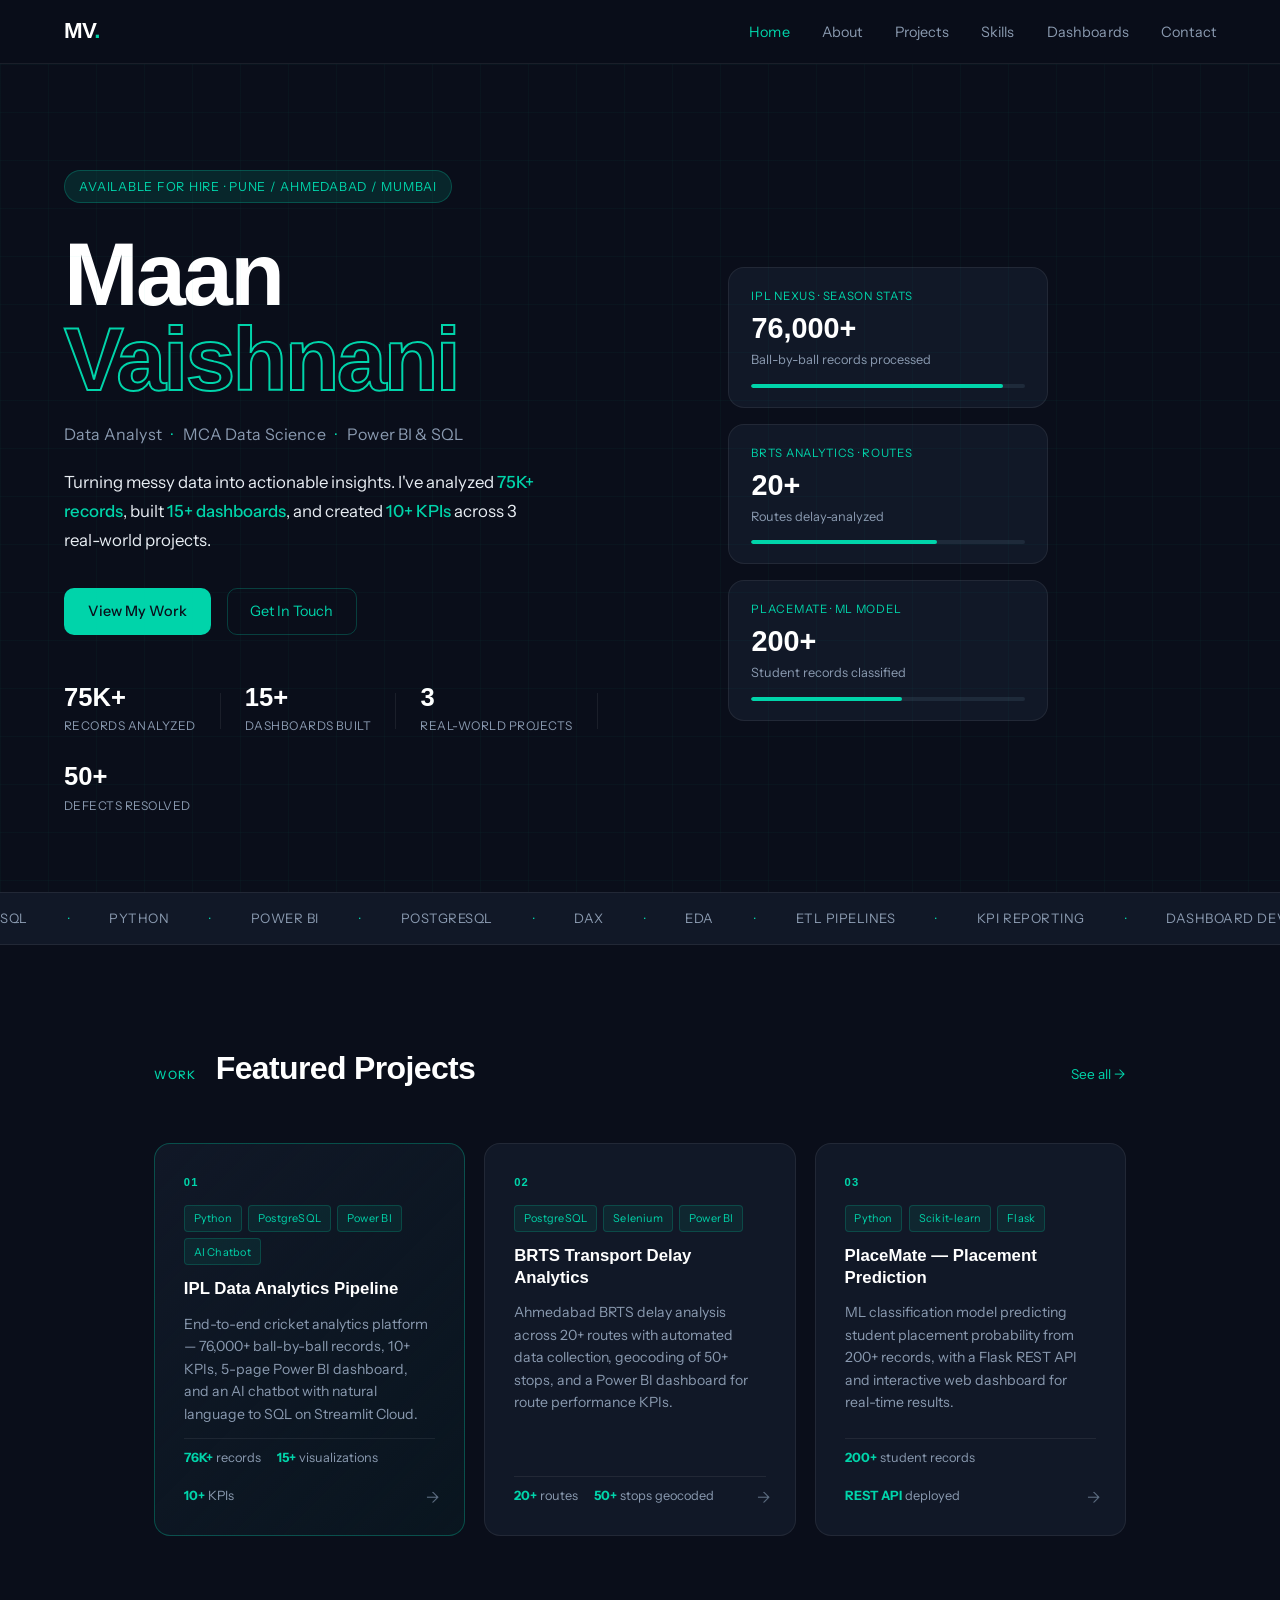
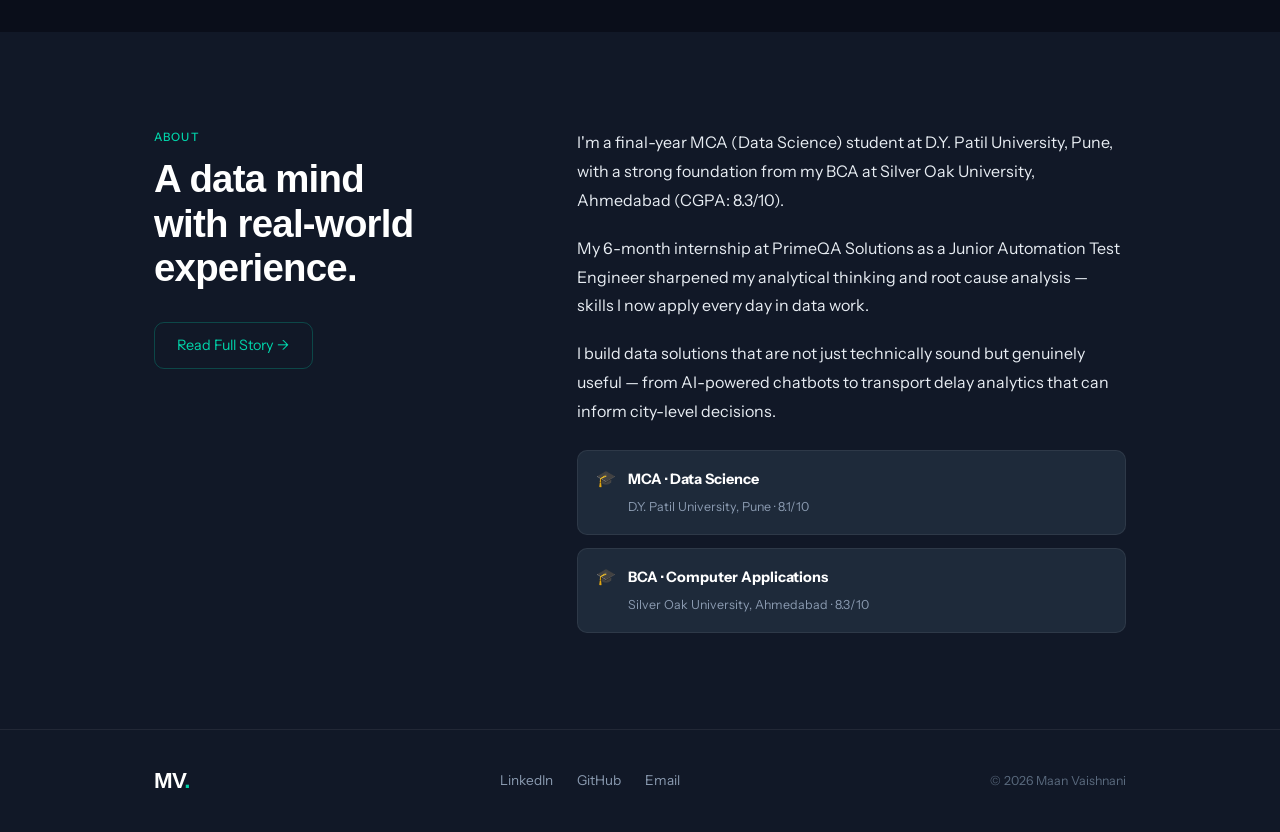
<file: index.html>
<!DOCTYPE html>
<html lang="en">
<head>
<meta charset="UTF-8">
<meta name="viewport" content="width=device-width, initial-scale=1.0">
<title>Maan Vaishnani | Data Analyst</title>
<link rel="preconnect" href="https://fonts.googleapis.com">
<link href="https://fonts.googleapis.com/css2?family=Cabinet+Grotesk:wght@400;500;700;800&family=Instrument+Sans:ital,wght@0,400;0,500;1,400&display=swap" rel="stylesheet">
<link rel="stylesheet" href="style.css">
</head>
<body>

<!-- NAV -->
<nav class="nav">
  <a href="index.html" class="nav-logo">MV<span class="dot">.</span></a>
  <ul class="nav-links">
    <li><a href="index.html" class="active">Home</a></li>
    <li><a href="about.html">About</a></li>
    <li><a href="projects.html">Projects</a></li>
    <li><a href="skills.html">Skills</a></li>
    <li><a href="dashboards.html">Dashboards</a></li>
    <li><a href="contact.html">Contact</a></li>
  </ul>
  <button class="hamburger" onclick="toggleMenu()">&#9776;</button>
</nav>

<!-- HERO -->
<section class="hero">
  <div class="hero-bg-grid"></div>
  <div class="hero-content">
    <div class="hero-tag">Available for Hire · Pune / Ahmedabad / Mumbai</div>
    <h1 class="hero-name">Maan<br><span class="outline-text">Vaishnani</span></h1>
    <p class="hero-role">Data Analyst <span class="sep">·</span> MCA Data Science <span class="sep">·</span> Power BI & SQL</p>
    <p class="hero-desc">Turning messy data into actionable insights. I've analyzed <strong>75K+ records</strong>, built <strong>15+ dashboards</strong>, and created <strong>10+ KPIs</strong> across 3 real-world projects.</p>
    <div class="hero-cta">
      <a href="projects.html" class="btn-primary">View My Work</a>
      <a href="contact.html" class="btn-outline">Get In Touch</a>
    </div>
    <div class="hero-stats">
      <div class="stat"><span class="stat-num">75K+</span><span class="stat-label">Records Analyzed</span></div>
      <div class="stat-div"></div>
      <div class="stat"><span class="stat-num">15+</span><span class="stat-label">Dashboards Built</span></div>
      <div class="stat-div"></div>
      <div class="stat"><span class="stat-num">3</span><span class="stat-label">Real-World Projects</span></div>
      <div class="stat-div"></div>
      <div class="stat"><span class="stat-num">50+</span><span class="stat-label">Defects Resolved</span></div>
    </div>
  </div>
  <div class="hero-visual">
    <div class="data-card card-1">
      <div class="dc-label">IPL NEXUS · Season Stats</div>
      <div class="dc-value">76,000+</div>
      <div class="dc-sub">Ball-by-ball records processed</div>
      <div class="dc-bar"><div class="dc-fill" style="width:92%"></div></div>
    </div>
    <div class="data-card card-2">
      <div class="dc-label">BRTS Analytics · Routes</div>
      <div class="dc-value">20+</div>
      <div class="dc-sub">Routes delay-analyzed</div>
      <div class="dc-bar"><div class="dc-fill" style="width:68%"></div></div>
    </div>
    <div class="data-card card-3">
      <div class="dc-label">PlaceMate · ML Model</div>
      <div class="dc-value">200+</div>
      <div class="dc-sub">Student records classified</div>
      <div class="dc-bar"><div class="dc-fill" style="width:55%"></div></div>
    </div>
  </div>
</section>

<!-- TICKER -->
<div class="ticker-wrap">
  <div class="ticker">
    <span>SQL</span><span class="t-dot">·</span>
    <span>Python</span><span class="t-dot">·</span>
    <span>Power BI</span><span class="t-dot">·</span>
    <span>PostgreSQL</span><span class="t-dot">·</span>
    <span>DAX</span><span class="t-dot">·</span>
    <span>EDA</span><span class="t-dot">·</span>
    <span>ETL Pipelines</span><span class="t-dot">·</span>
    <span>KPI Reporting</span><span class="t-dot">·</span>
    <span>Dashboard Development</span><span class="t-dot">·</span>
    <span>Pandas</span><span class="t-dot">·</span>
    <span>NumPy</span><span class="t-dot">·</span>
    <span>Scikit-learn</span><span class="t-dot">·</span>
    <span>GitHub</span><span class="t-dot">·</span>
    <span>Streamlit</span><span class="t-dot">·</span>
    <span>SQL</span><span class="t-dot">·</span>
    <span>Python</span><span class="t-dot">·</span>
    <span>Power BI</span><span class="t-dot">·</span>
    <span>PostgreSQL</span><span class="t-dot">·</span>
    <span>DAX</span><span class="t-dot">·</span>
    <span>EDA</span><span class="t-dot">·</span>
    <span>ETL Pipelines</span><span class="t-dot">·</span>
    <span>KPI Reporting</span><span class="t-dot">·</span>
  </div>
</div>

<!-- FEATURED PROJECTS PREVIEW -->
<section class="section">
  <div class="container">
    <div class="section-header">
      <span class="section-tag">Work</span>
      <h2>Featured Projects</h2>
      <a href="projects.html" class="see-all">See all →</a>
    </div>
    <div class="projects-grid">
      <a href="projects.html#ipl" class="project-card featured">
        <div class="project-num">01</div>
        <div class="project-tag-list"><span class="ptag">Python</span><span class="ptag">PostgreSQL</span><span class="ptag">Power BI</span><span class="ptag">AI Chatbot</span></div>
        <h3>IPL Data Analytics Pipeline</h3>
        <p>End-to-end cricket analytics platform — 76,000+ ball-by-ball records, 10+ KPIs, 5-page Power BI dashboard, and an AI chatbot with natural language to SQL on Streamlit Cloud.</p>
        <div class="project-metrics">
          <span><strong>76K+</strong> records</span>
          <span><strong>15+</strong> visualizations</span>
          <span><strong>10+</strong> KPIs</span>
        </div>
        <span class="project-arrow">→</span>
      </a>
      <a href="projects.html#brts" class="project-card">
        <div class="project-num">02</div>
        <div class="project-tag-list"><span class="ptag">PostgreSQL</span><span class="ptag">Selenium</span><span class="ptag">Power BI</span></div>
        <h3>BRTS Transport Delay Analytics</h3>
        <p>Ahmedabad BRTS delay analysis across 20+ routes with automated data collection, geocoding of 50+ stops, and a Power BI dashboard for route performance KPIs.</p>
        <div class="project-metrics">
          <span><strong>20+</strong> routes</span>
          <span><strong>50+</strong> stops geocoded</span>
        </div>
        <span class="project-arrow">→</span>
      </a>
      <a href="projects.html#placemate" class="project-card">
        <div class="project-num">03</div>
        <div class="project-tag-list"><span class="ptag">Python</span><span class="ptag">Scikit-learn</span><span class="ptag">Flask</span></div>
        <h3>PlaceMate — Placement Prediction</h3>
        <p>ML classification model predicting student placement probability from 200+ records, with a Flask REST API and interactive web dashboard for real-time results.</p>
        <div class="project-metrics">
          <span><strong>200+</strong> student records</span>
          <span><strong>REST API</strong> deployed</span>
        </div>
        <span class="project-arrow">→</span>
      </a>
    </div>
  </div>
</section>

<!-- QUICK ABOUT -->
<section class="section section-alt">
  <div class="container about-split">
    <div class="about-left">
      <span class="section-tag">About</span>
      <h2>A data mind<br>with real-world<br>experience.</h2>
      <a href="about.html" class="btn-outline" style="margin-top:2rem">Read Full Story →</a>
    </div>
    <div class="about-right">
      <p>I'm a final-year MCA (Data Science) student at D.Y. Patil University, Pune, with a strong foundation from my BCA at Silver Oak University, Ahmedabad (CGPA: 8.3/10).</p>
      <p>My 6-month internship at PrimeQA Solutions as a Junior Automation Test Engineer sharpened my analytical thinking and root cause analysis — skills I now apply every day in data work.</p>
      <p>I build data solutions that are not just technically sound but genuinely useful — from AI-powered chatbots to transport delay analytics that can inform city-level decisions.</p>
      <div class="edu-chips">
        <div class="edu-chip"><span class="edu-icon">🎓</span><div><strong>MCA · Data Science</strong><br><small>D.Y. Patil University, Pune · 8.1/10</small></div></div>
        <div class="edu-chip"><span class="edu-icon">🎓</span><div><strong>BCA · Computer Applications</strong><br><small>Silver Oak University, Ahmedabad · 8.3/10</small></div></div>
      </div>
    </div>
  </div>
</section>

<!-- FOOTER -->
<footer class="footer">
  <div class="container footer-inner">
    <span class="nav-logo">MV<span class="dot">.</span></span>
    <div class="footer-links">
      <a href="https://linkedin.com/in/maan-vaishnani" target="_blank">LinkedIn</a>
      <a href="https://github.com/MaanVaishnani" target="_blank">GitHub</a>
      <a href="mailto:maanvaishnani2004@gmail.com">Email</a>
    </div>
    <span class="footer-copy">© 2026 Maan Vaishnani</span>
  </div>
</footer>
</file>
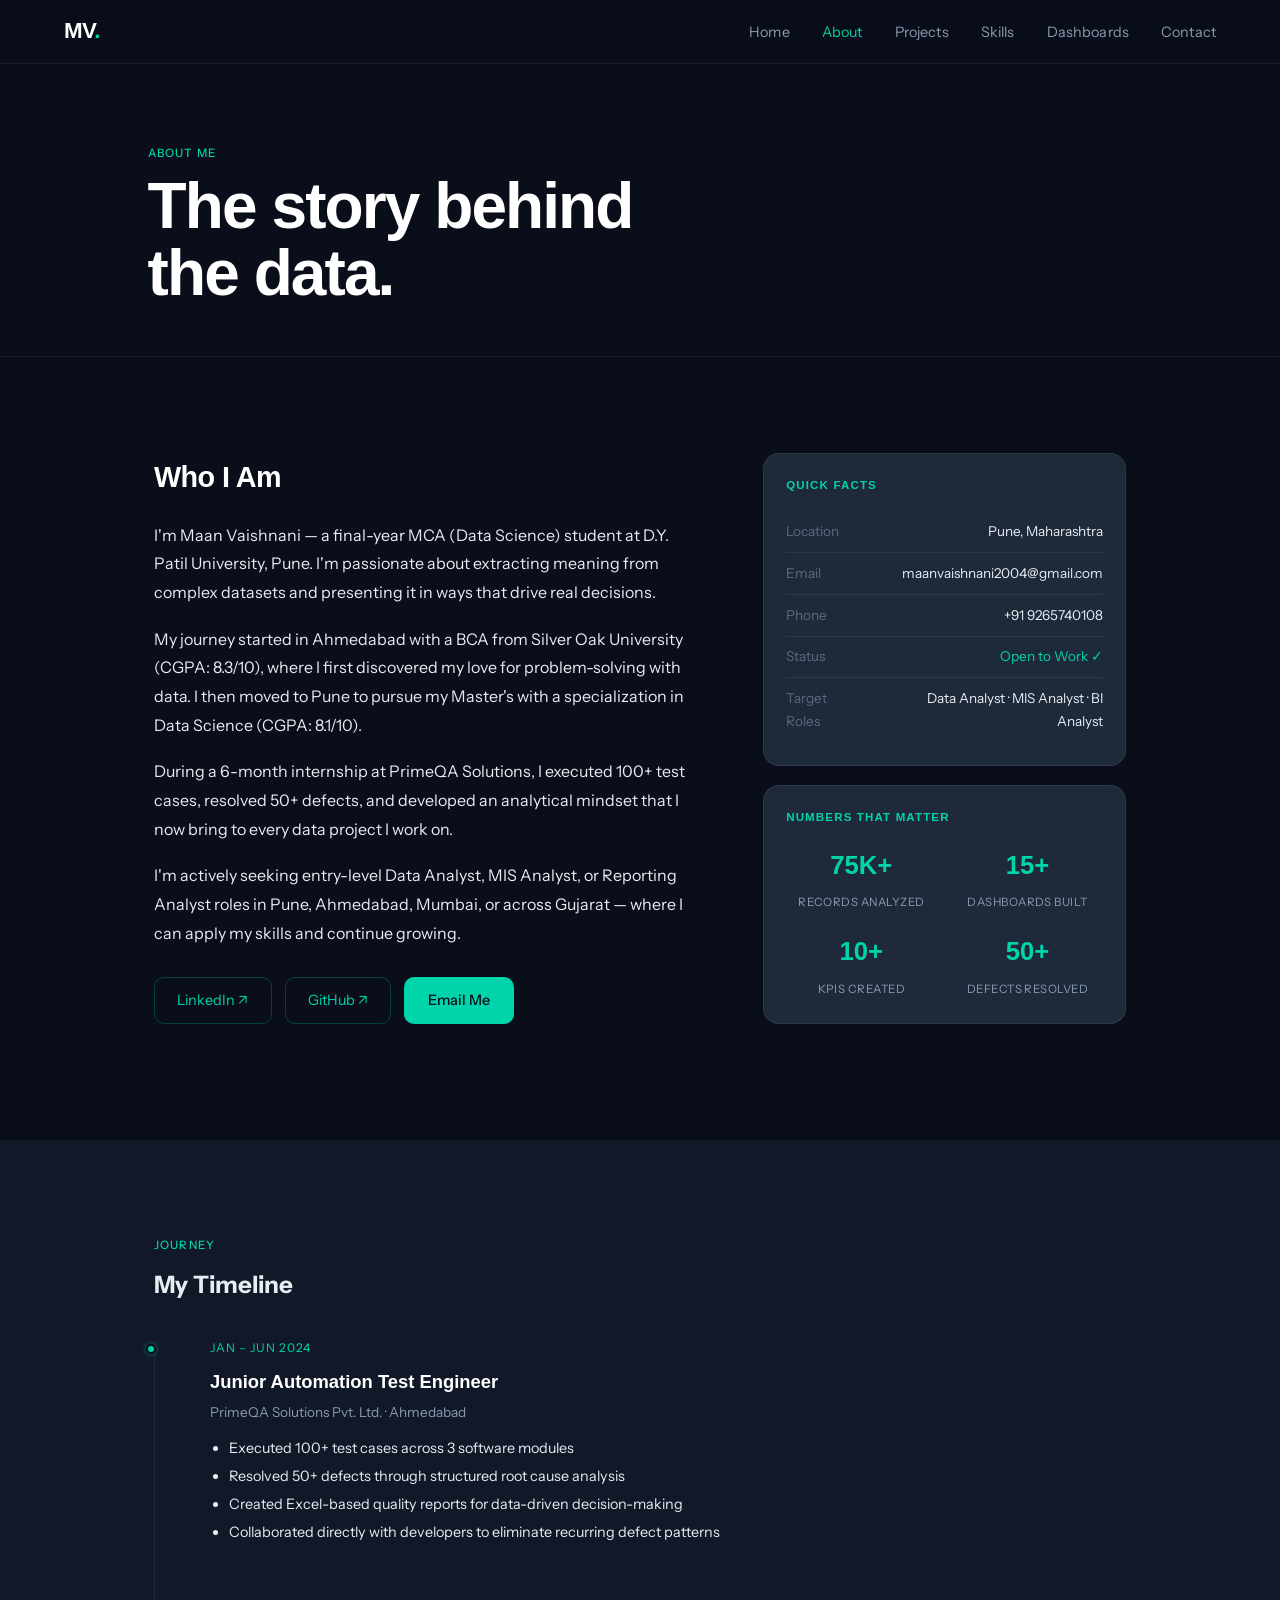
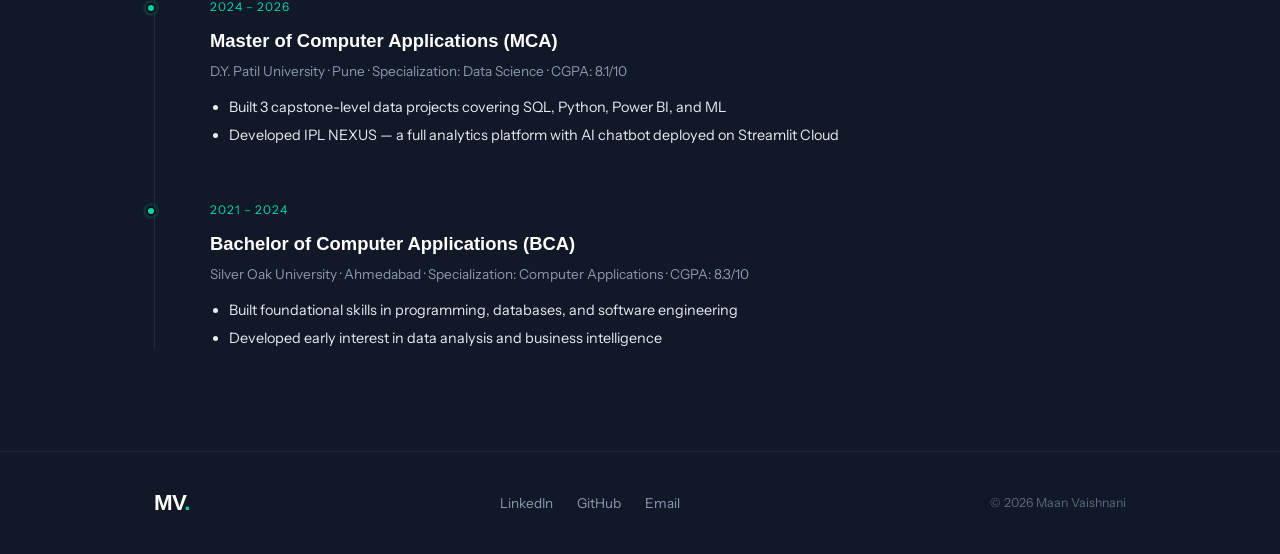
<file: about.html>
<!DOCTYPE html>
<html lang="en">
<head>
<meta charset="UTF-8">
<meta name="viewport" content="width=device-width, initial-scale=1.0">
<title>About | Maan Vaishnani</title>
<link rel="preconnect" href="https://fonts.googleapis.com">
<link href="https://fonts.googleapis.com/css2?family=Cabinet+Grotesk:wght@400;500;700;800&family=Instrument+Sans:ital,wght@0,400;0,500;1,400&display=swap" rel="stylesheet">
<link rel="stylesheet" href="style.css">
</head>
<body>

<nav class="nav">
  <a href="index.html" class="nav-logo">MV<span class="dot">.</span></a>
  <ul class="nav-links">
    <li><a href="index.html">Home</a></li>
    <li><a href="about.html" class="active">About</a></li>
    <li><a href="projects.html">Projects</a></li>
    <li><a href="skills.html">Skills</a></li>
    <li><a href="dashboards.html">Dashboards</a></li>
    <li><a href="contact.html">Contact</a></li>
  </ul>
  <button class="hamburger" onclick="toggleMenu()">&#9776;</button>
</nav>

<section class="page-hero">
  <div class="container">
    <span class="section-tag">About Me</span>
    <h1>The story behind<br>the data.</h1>
  </div>
</section>

<section class="section">
  <div class="container">
    <div class="about-page-grid">
      <div class="about-bio">
        <h2>Who I Am</h2>
        <p>I'm Maan Vaishnani — a final-year MCA (Data Science) student at D.Y. Patil University, Pune. I'm passionate about extracting meaning from complex datasets and presenting it in ways that drive real decisions.</p>
        <p>My journey started in Ahmedabad with a BCA from Silver Oak University (CGPA: 8.3/10), where I first discovered my love for problem-solving with data. I then moved to Pune to pursue my Master's with a specialization in Data Science (CGPA: 8.1/10).</p>
        <p>During a 6-month internship at PrimeQA Solutions, I executed 100+ test cases, resolved 50+ defects, and developed an analytical mindset that I now bring to every data project I work on.</p>
        <p>I'm actively seeking entry-level Data Analyst, MIS Analyst, or Reporting Analyst roles in Pune, Ahmedabad, Mumbai, or across Gujarat — where I can apply my skills and continue growing.</p>

        <div class="profile-links">
          <a href="https://linkedin.com/in/maan-vaishnani" target="_blank" class="btn-outline">LinkedIn ↗</a>
          <a href="https://github.com/MaanVaishnani" target="_blank" class="btn-outline">GitHub ↗</a>
          <a href="mailto:maanvaishnani2004@gmail.com" class="btn-primary">Email Me</a>
        </div>
      </div>

      <div class="about-sidebar">
        <div class="sidebar-card">
          <h3>Quick Facts</h3>
          <ul class="facts-list">
            <li><span class="fact-label">Location</span><span class="fact-val">Pune, Maharashtra</span></li>
            <li><span class="fact-label">Email</span><span class="fact-val">maanvaishnani2004@gmail.com</span></li>
            <li><span class="fact-label">Phone</span><span class="fact-val">+91 9265740108</span></li>
            <li><span class="fact-label">Status</span><span class="fact-val available">Open to Work ✓</span></li>
            <li><span class="fact-label">Target Roles</span><span class="fact-val">Data Analyst · MIS Analyst · BI Analyst</span></li>
          </ul>
        </div>

        <div class="sidebar-card">
          <h3>Numbers that matter</h3>
          <div class="number-grid">
            <div class="num-item"><span class="num-big">75K+</span><span class="num-label">Records Analyzed</span></div>
            <div class="num-item"><span class="num-big">15+</span><span class="num-label">Dashboards Built</span></div>
            <div class="num-item"><span class="num-big">10+</span><span class="num-label">KPIs Created</span></div>
            <div class="num-item"><span class="num-big">50+</span><span class="num-label">Defects Resolved</span></div>
          </div>
        </div>
      </div>
    </div>
  </div>
</section>

<!-- TIMELINE -->
<section class="section section-alt">
  <div class="container">
    <span class="section-tag">Journey</span>
    <h2>My Timeline</h2>
    <div class="timeline">
      <div class="tl-item">
        <div class="tl-dot"></div>
        <div class="tl-date">Jan – Jun 2024</div>
        <div class="tl-content">
          <h3>Junior Automation Test Engineer</h3>
          <p class="tl-place">PrimeQA Solutions Pvt. Ltd. · Ahmedabad</p>
          <ul class="tl-bullets">
            <li>Executed 100+ test cases across 3 software modules</li>
            <li>Resolved 50+ defects through structured root cause analysis</li>
            <li>Created Excel-based quality reports for data-driven decision-making</li>
            <li>Collaborated directly with developers to eliminate recurring defect patterns</li>
          </ul>
        </div>
      </div>
      <div class="tl-item">
        <div class="tl-dot"></div>
        <div class="tl-date">2024 – 2026</div>
        <div class="tl-content">
          <h3>Master of Computer Applications (MCA)</h3>
          <p class="tl-place">D.Y. Patil University · Pune · Specialization: Data Science · CGPA: 8.1/10</p>
          <ul class="tl-bullets">
            <li>Built 3 capstone-level data projects covering SQL, Python, Power BI, and ML</li>
            <li>Developed IPL NEXUS — a full analytics platform with AI chatbot deployed on Streamlit Cloud</li>
          </ul>
        </div>
      </div>
      <div class="tl-item">
        <div class="tl-dot"></div>
        <div class="tl-date">2021 – 2024</div>
        <div class="tl-content">
          <h3>Bachelor of Computer Applications (BCA)</h3>
          <p class="tl-place">Silver Oak University · Ahmedabad · Specialization: Computer Applications · CGPA: 8.3/10</p>
          <ul class="tl-bullets">
            <li>Built foundational skills in programming, databases, and software engineering</li>
            <li>Developed early interest in data analysis and business intelligence</li>
          </ul>
        </div>
      </div>
    </div>
  </div>
</section>

<footer class="footer">
  <div class="container footer-inner">
    <span class="nav-logo">MV<span class="dot">.</span></span>
    <div class="footer-links">
      <a href="https://linkedin.com/in/maan-vaishnani" target="_blank">LinkedIn</a>
      <a href="https://github.com/MaanVaishnani" target="_blank">GitHub</a>
      <a href="mailto:maanvaishnani2004@gmail.com">Email</a>
    </div>
    <span class="footer-copy">© 2026 Maan Vaishnani</span>
  </div>
</footer>
<script src="script.js"></script>
</body>
</html>
</file>
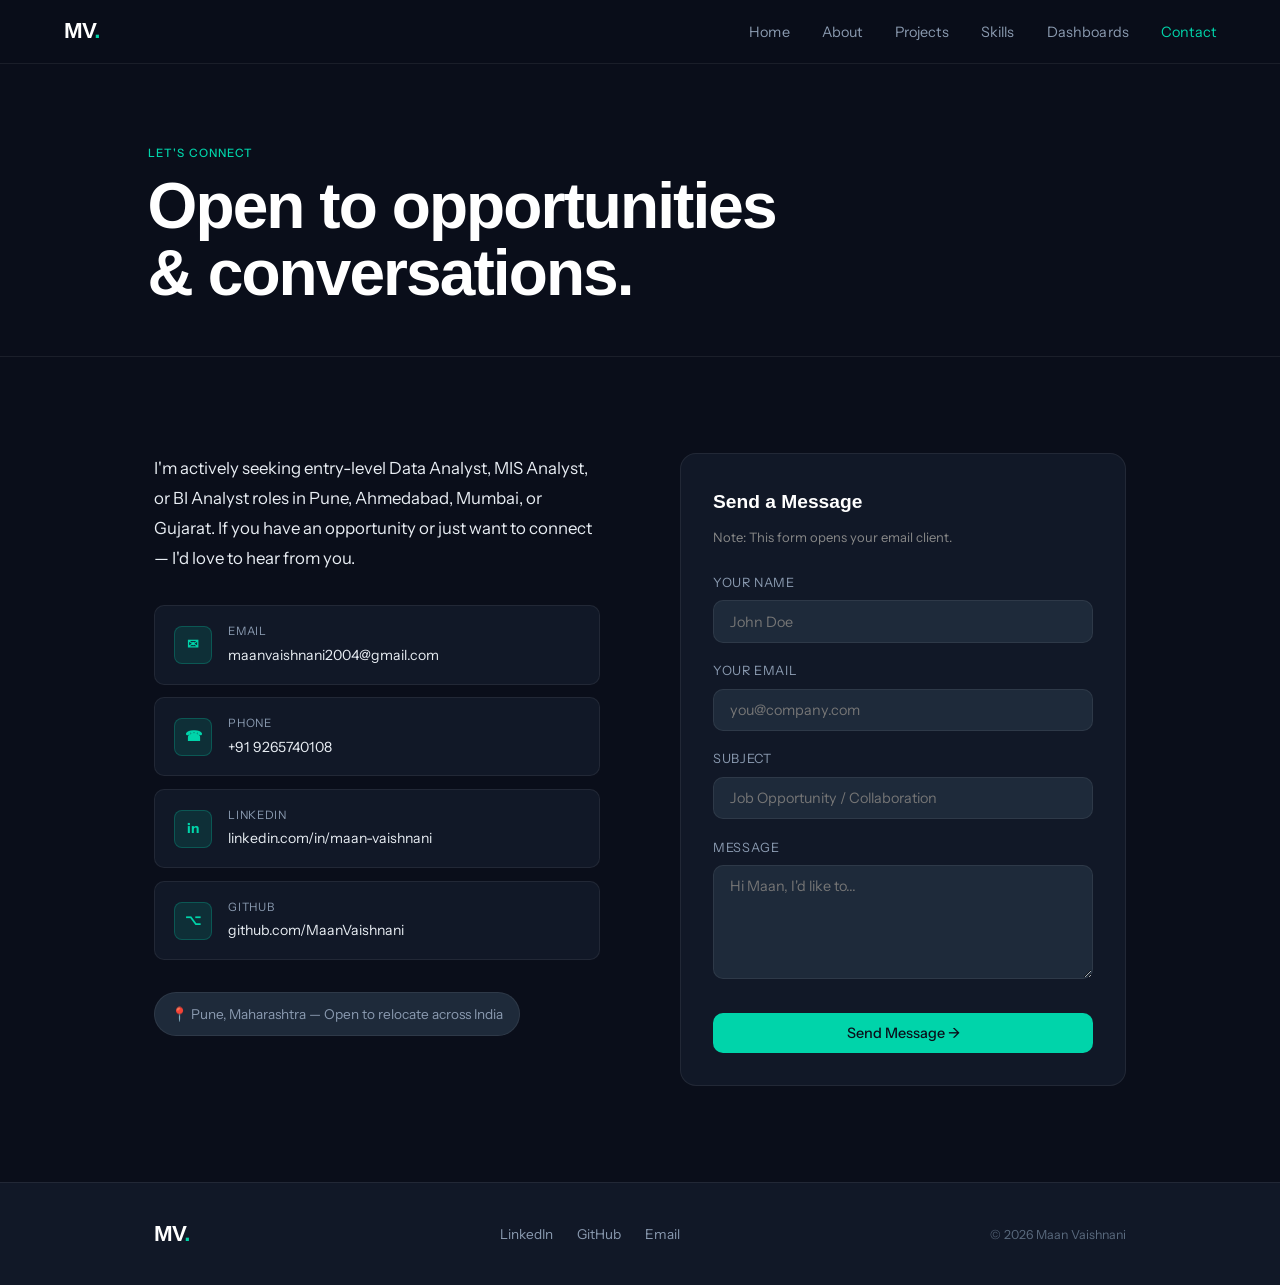
<file: contact.html>
<!DOCTYPE html>
<html lang="en">
<head>
<meta charset="UTF-8">
<meta name="viewport" content="width=device-width, initial-scale=1.0">
<title>Contact | Maan Vaishnani</title>
<link rel="preconnect" href="https://fonts.googleapis.com">
<link href="https://fonts.googleapis.com/css2?family=Cabinet+Grotesk:wght@400;500;700;800&family=Instrument+Sans:ital,wght@0,400;0,500;1,400&display=swap" rel="stylesheet">
<link rel="stylesheet" href="style.css">
</head>
<body>

<nav class="nav">
  <a href="index.html" class="nav-logo">MV<span class="dot">.</span></a>
  <ul class="nav-links">
    <li><a href="index.html">Home</a></li>
    <li><a href="about.html">About</a></li>
    <li><a href="projects.html">Projects</a></li>
    <li><a href="skills.html">Skills</a></li>
    <li><a href="dashboards.html">Dashboards</a></li>
    <li><a href="contact.html" class="active">Contact</a></li>
  </ul>
  <button class="hamburger" onclick="toggleMenu()">&#9776;</button>
</nav>

<section class="page-hero">
  <div class="container">
    <span class="section-tag">Let's Connect</span>
    <h1>Open to opportunities<br>& conversations.</h1>
  </div>
</section>

<section class="section">
  <div class="container contact-layout">

    <div class="contact-left">
      <p class="contact-intro">I'm actively seeking entry-level Data Analyst, MIS Analyst, or BI Analyst roles in Pune, Ahmedabad, Mumbai, or Gujarat. If you have an opportunity or just want to connect — I'd love to hear from you.</p>

      <div class="contact-cards">
        <a href="mailto:maanvaishnani2004@gmail.com" class="contact-card">
          <span class="cc-icon">✉</span>
          <div>
            <div class="cc-label">Email</div>
            <div class="cc-val"><span class="__cf_email__" data-cfemail="7110101f07101802191f101f184341414531161c10181d5f121e1c">maanvaishnani2004@gmail.com</span></div>
          </div>
        </a>
        <a href="tel:+919265740108" class="contact-card">
          <span class="cc-icon">☎</span>
          <div>
            <div class="cc-label">Phone</div>
            <div class="cc-val">+91 9265740108</div>
          </div>
        </a>
        <a href="https://linkedin.com/in/maan-vaishnani" target="_blank" class="contact-card">
          <span class="cc-icon">in</span>
          <div>
            <div class="cc-label">LinkedIn</div>
            <div class="cc-val">linkedin.com/in/maan-vaishnani</div>
          </div>
        </a>
        <a href="https://github.com/MaanVaishnani" target="_blank" class="contact-card">
          <span class="cc-icon">⌥</span>
          <div>
            <div class="cc-label">GitHub</div>
            <div class="cc-val">github.com/MaanVaishnani</div>
          </div>
        </a>
      </div>

      <div class="location-tag">
        <span>📍</span> Pune, Maharashtra — Open to relocate across India
      </div>
    </div>

    <div class="contact-right">
      <div class="contact-form-wrap">
        <h3>Send a Message</h3>
        <p style="font-size:13px; color:#888; margin-bottom:1.5rem;">Note: This form opens your email client.</p>
        <div class="form-group">
          <label>Your Name</label>
          <input type="text" id="sender-name" placeholder="John Doe">
        </div>
        <div class="form-group">
          <label>Your Email</label>
          <input type="email" id="sender-email" placeholder="you@company.com">
        </div>
        <div class="form-group">
          <label>Subject</label>
          <input type="text" id="msg-subject" placeholder="Job Opportunity / Collaboration">
        </div>
        <div class="form-group">
          <label>Message</label>
          <textarea id="msg-body" rows="5" placeholder="Hi Maan, I'd like to..."></textarea>
        </div>
        <button class="btn-primary" onclick="sendEmail()" style="width:100%; margin-top:0.5rem;">Send Message →</button>
      </div>
    </div>

  </div>
</section>

<footer class="footer">
  <div class="container footer-inner">
    <span class="nav-logo">MV<span class="dot">.</span></span>
    <div class="footer-links">
      <a href="https://linkedin.com/in/maan-vaishnani" target="_blank">LinkedIn</a>
      <a href="https://github.com/MaanVaishnani" target="_blank">GitHub</a>
      <a href="mailto:maanvaishnani2004@gmail.com">Email</a>
    </div>
    <span class="footer-copy">© 2026 Maan Vaishnani</span>
  </div>
</footer>
<script src="script.js"></script>
</body>
</html>
</file>
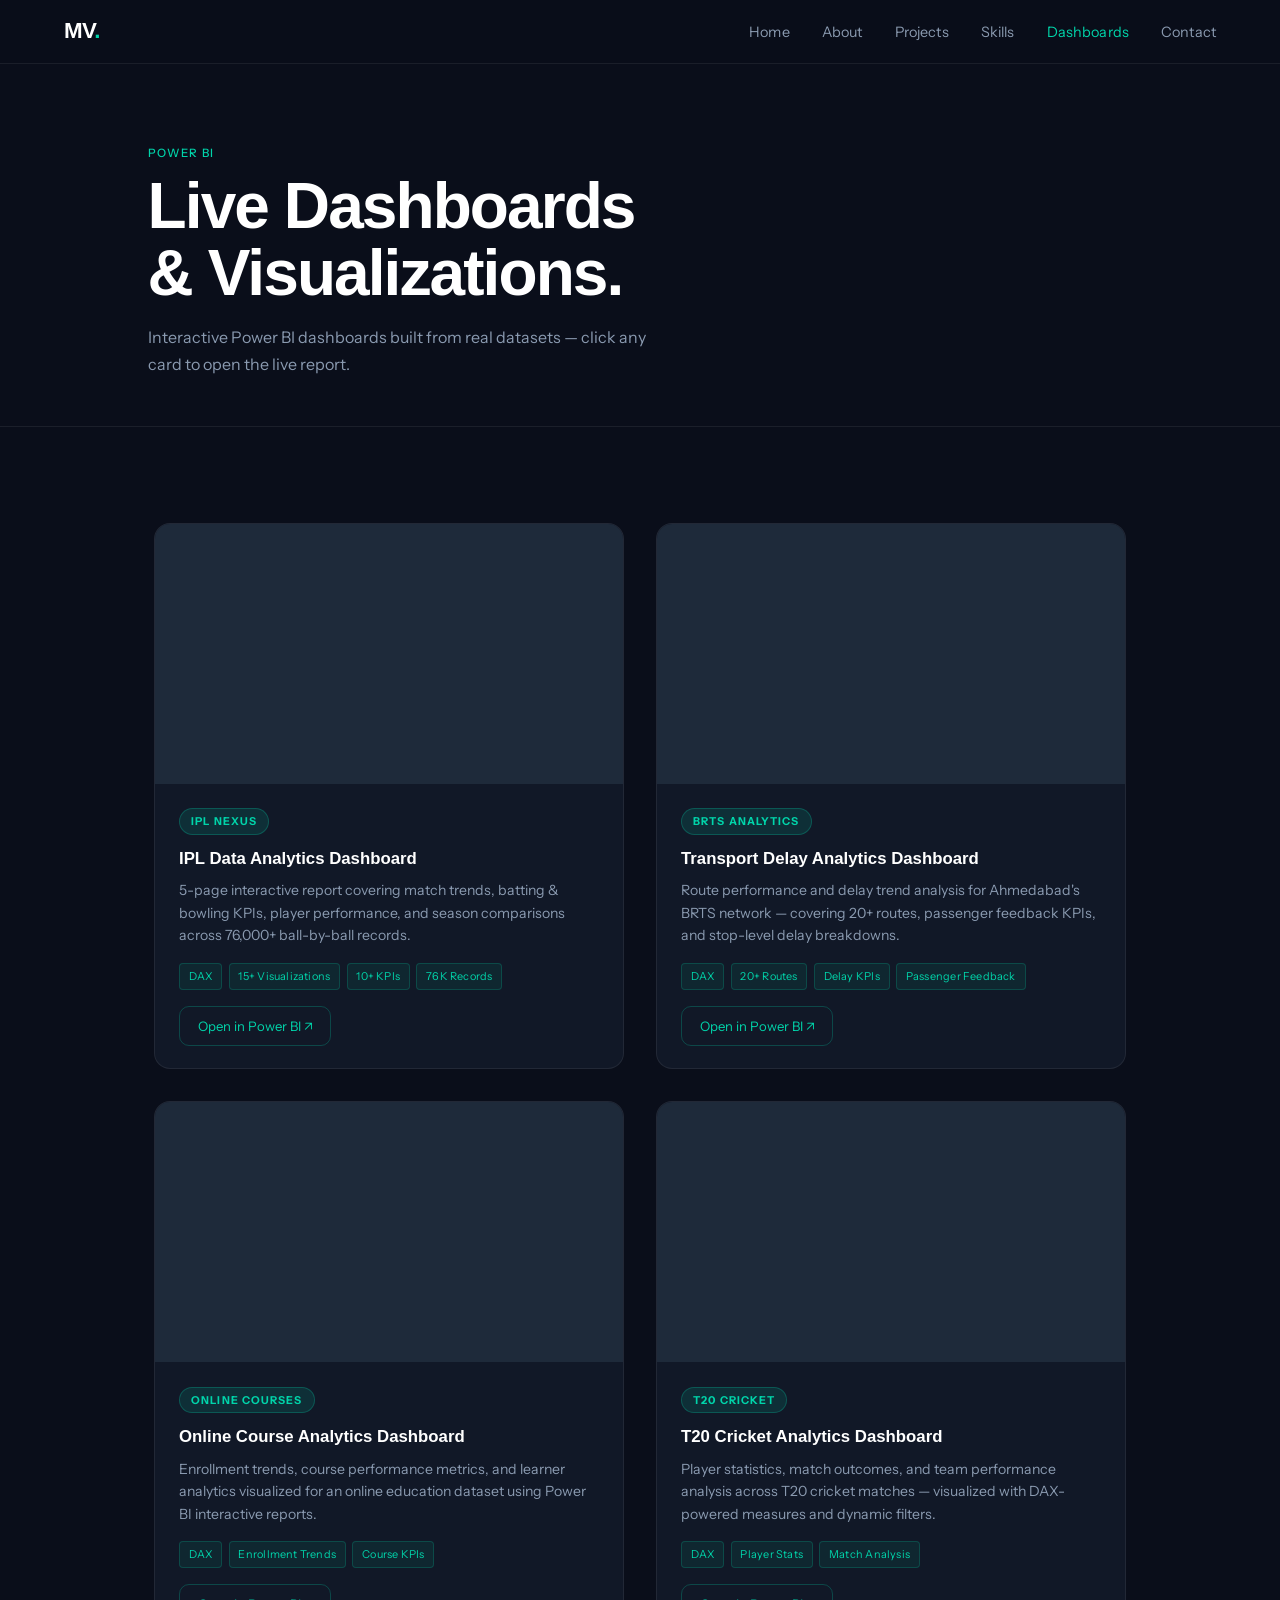
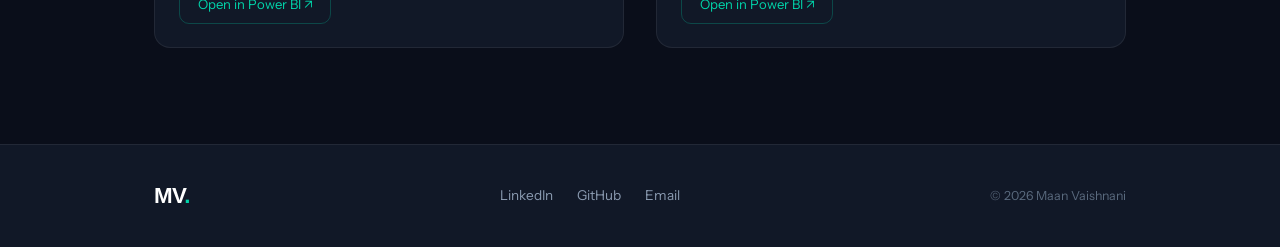
<file: dashboards.html>
<!DOCTYPE html>
<html lang="en">
<head>
<meta charset="UTF-8">
<meta name="viewport" content="width=device-width, initial-scale=1.0">
<title>Dashboards | Maan Vaishnani</title>
<link rel="preconnect" href="https://fonts.googleapis.com">
<link href="https://fonts.googleapis.com/css2?family=Cabinet+Grotesk:wght@400;500;700;800&family=Instrument+Sans:ital,wght@0,400;0,500;1,400&display=swap" rel="stylesheet">
<link rel="stylesheet" href="style.css">
</head>
<body>

<nav class="nav">
  <a href="index.html" class="nav-logo">MV<span class="dot">.</span></a>
  <ul class="nav-links">
    <li><a href="index.html">Home</a></li>
    <li><a href="about.html">About</a></li>
    <li><a href="projects.html">Projects</a></li>
    <li><a href="skills.html">Skills</a></li>
    <li><a href="dashboards.html" class="active">Dashboards</a></li>
    <li><a href="contact.html">Contact</a></li>
  </ul>
  <button class="hamburger" onclick="toggleMenu()">&#9776;</button>
</nav>

<section class="page-hero">
  <div class="container">
    <span class="section-tag">Power BI</span>
    <h1>Live Dashboards<br>& Visualizations.</h1>
    <p class="page-hero-sub">Interactive Power BI dashboards built from real datasets — click any card to open the live report.</p>
  </div>
</section>

<section class="section">
  <div class="container">

    <div class="db-grid">

      <!-- DASHBOARD 1 -->
      <div class="db-card">
        <div class="db-preview-wrap">
          <iframe
            src="https://app.powerbi.com/view?r=eyJrIjoiNWU1MGVhZDItNDc3MS00NzNlLWEyZmUtZGEyODY5ZjMxMDFkIiwidCI6IjU2ODFiZGZlLTk3NmMtNGE5Ny05MGU2LWExOGE5YTNjNDlmOCJ9"
            class="db-iframe"
            allowFullScreen
            title="IPL NEXUS Dashboard">
          </iframe>
          <div class="db-overlay" onclick="openDashboard('https://app.powerbi.com/view?r=eyJrIjoiNWU1MGVhZDItNDc3MS00NzNlLWEyZmUtZGEyODY5ZjMxMDFkIiwidCI6IjU2ODFiZGZlLTk3NmMtNGE5Ny05MGU2LWExOGE5YTNjNDlmOCJ9')">
            <span class="db-open-btn">Open Live Dashboard ↗</span>
          </div>
        </div>
        <div class="db-info">
          <div class="db-badge">IPL NEXUS</div>
          <h3>IPL Data Analytics Dashboard</h3>
          <p>5-page interactive report covering match trends, batting & bowling KPIs, player performance, and season comparisons across 76,000+ ball-by-ball records.</p>
          <div class="db-tags">
            <span class="ptag">DAX</span>
            <span class="ptag">15+ Visualizations</span>
            <span class="ptag">10+ KPIs</span>
            <span class="ptag">76K Records</span>
          </div>
          <a href="https://app.powerbi.com/view?r=eyJrIjoiNWU1MGVhZDItNDc3MS00NzNlLWEyZmUtZGEyODY5ZjMxMDFkIiwidCI6IjU2ODFiZGZlLTk3NmMtNGE5Ny05MGU2LWExOGE5YTNjNDlmOCJ9" target="_blank" class="btn-outline db-btn">Open in Power BI ↗</a>
        </div>
      </div>

      <!-- DASHBOARD 2 -->
      <div class="db-card">
        <div class="db-preview-wrap">
          <iframe
            src="https://app.powerbi.com/view?r=eyJrIjoiZGMxZmVmZmUtYTEyOC00M2ZjLWI5YTctYTcwYWI2NDU5ZWY5IiwidCI6IjU2ODFiZGZlLTk3NmMtNGE5Ny05MGU2LWExOGE5YTNjNDlmOCJ9"
            class="db-iframe"
            allowFullScreen
            title="BRTS Transport Dashboard">
          </iframe>
          <div class="db-overlay" onclick="openDashboard('https://app.powerbi.com/view?r=eyJrIjoiZGMxZmVmZmUtYTEyOC00M2ZjLWI5YTctYTcwYWI2NDU5ZWY5IiwidCI6IjU2ODFiZGZlLTk3NmMtNGE5Ny05MGU2LWExOGE5YTNjNDlmOCJ9')">
            <span class="db-open-btn">Open Live Dashboard ↗</span>
          </div>
        </div>
        <div class="db-info">
          <div class="db-badge">BRTS Analytics</div>
          <h3>Transport Delay Analytics Dashboard</h3>
          <p>Route performance and delay trend analysis for Ahmedabad's BRTS network — covering 20+ routes, passenger feedback KPIs, and stop-level delay breakdowns.</p>
          <div class="db-tags">
            <span class="ptag">DAX</span>
            <span class="ptag">20+ Routes</span>
            <span class="ptag">Delay KPIs</span>
            <span class="ptag">Passenger Feedback</span>
          </div>
          <a href="https://app.powerbi.com/view?r=eyJrIjoiZGMxZmVmZmUtYTEyOC00M2ZjLWI5YTctYTcwYWI2NDU5ZWY5IiwidCI6IjU2ODFiZGZlLTk3NmMtNGE5Ny05MGU2LWExOGE5YTNjNDlmOCJ9" target="_blank" class="btn-outline db-btn">Open in Power BI ↗</a>
        </div>
      </div>

      <!-- DASHBOARD 3 -->
      <div class="db-card">
        <div class="db-preview-wrap">
          <iframe
            src="https://app.powerbi.com/view?r=eyJrIjoiMTFjM2QzZDItZGI1Zi00M2NjLTgxYTktNGU4ZTkzOTRkZDBkIiwidCI6IjU2ODFiZGZlLTk3NmMtNGE5Ny05MGU2LWExOGE5YTNjNDlmOCJ9"
            class="db-iframe"
            allowFullScreen
            title="Online Course Dashboard">
          </iframe>
          <div class="db-overlay" onclick="openDashboard('https://app.powerbi.com/view?r=eyJrIjoiMTFjM2QzZDItZGI1Zi00M2NjLTgxYTktNGU4ZTkzOTRkZDBkIiwidCI6IjU2ODFiZGZlLTk3NmMtNGE5Ny05MGU2LWExOGE5YTNjNDlmOCJ9')">
            <span class="db-open-btn">Open Live Dashboard ↗</span>
          </div>
        </div>
        <div class="db-info">
          <div class="db-badge">Online Courses</div>
          <h3>Online Course Analytics Dashboard</h3>
          <p>Enrollment trends, course performance metrics, and learner analytics visualized for an online education dataset using Power BI interactive reports.</p>
          <div class="db-tags">
            <span class="ptag">DAX</span>
            <span class="ptag">Enrollment Trends</span>
            <span class="ptag">Course KPIs</span>
          </div>
          <a href="https://app.powerbi.com/view?r=eyJrIjoiMTFjM2QzZDItZGI1Zi00M2NjLTgxYTktNGU4ZTkzOTRkZDBkIiwidCI6IjU2ODFiZGZlLTk3NmMtNGE5Ny05MGU2LWExOGE5YTNjNDlmOCJ9" target="_blank" class="btn-outline db-btn">Open in Power BI ↗</a>
        </div>
      </div>

      <!-- DASHBOARD 4 -->
      <div class="db-card">
        <div class="db-preview-wrap">
          <iframe
            src="https://app.powerbi.com/view?r=eyJrIjoiZjUxMzQyN2YtNWFiYS00YzBjLThiZDctYWZkNjVjYWJmNzRjIiwidCI6IjU2ODFiZGZlLTk3NmMtNGE5Ny05MGU2LWExOGE5YTNjNDlmOCJ9"
            class="db-iframe"
            allowFullScreen
            title="T20 Cricket Dashboard">
          </iframe>
          <div class="db-overlay" onclick="openDashboard('https://app.powerbi.com/view?r=eyJrIjoiZjUxMzQyN2YtNWFiYS00YzBjLThiZDctYWZkNjVjYWJmNzRjIiwidCI6IjU2ODFiZGZlLTk3NmMtNGE5Ny05MGU2LWExOGE5YTNjNDlmOCJ9')">
            <span class="db-open-btn">Open Live Dashboard ↗</span>
          </div>
        </div>
        <div class="db-info">
          <div class="db-badge">T20 Cricket</div>
          <h3>T20 Cricket Analytics Dashboard</h3>
          <p>Player statistics, match outcomes, and team performance analysis across T20 cricket matches — visualized with DAX-powered measures and dynamic filters.</p>
          <div class="db-tags">
            <span class="ptag">DAX</span>
            <span class="ptag">Player Stats</span>
            <span class="ptag">Match Analysis</span>
          </div>
          <a href="https://app.powerbi.com/view?r=eyJrIjoiZjUxMzQyN2YtNWFiYS00YzBjLThiZDctYWZkNjVjYWJmNzRjIiwidCI6IjU2ODFiZGZlLTk3NmMtNGE5Ny05MGU2LWExOGE5YTNjNDlmOCJ9" target="_blank" class="btn-outline db-btn">Open in Power BI ↗</a>
        </div>
      </div>

    </div>
  </div>
</section>

<footer class="footer">
  <div class="container footer-inner">
    <span class="nav-logo">MV<span class="dot">.</span></span>
    <div class="footer-links">
      <a href="https://linkedin.com/in/maan-vaishnani" target="_blank">LinkedIn</a>
      <a href="https://github.com/MaanVaishnani" target="_blank">GitHub</a>
      <a href="mailto:maanvaishnani2004@gmail.com">Email</a>
    </div>
    <span class="footer-copy">© 2026 Maan Vaishnani</span>
  </div>
</footer>

<script src="script.js"></script>
<script>
function openDashboard(url) {
  window.open(url, '_blank');
}
</script>
</body>
</html>
</file>
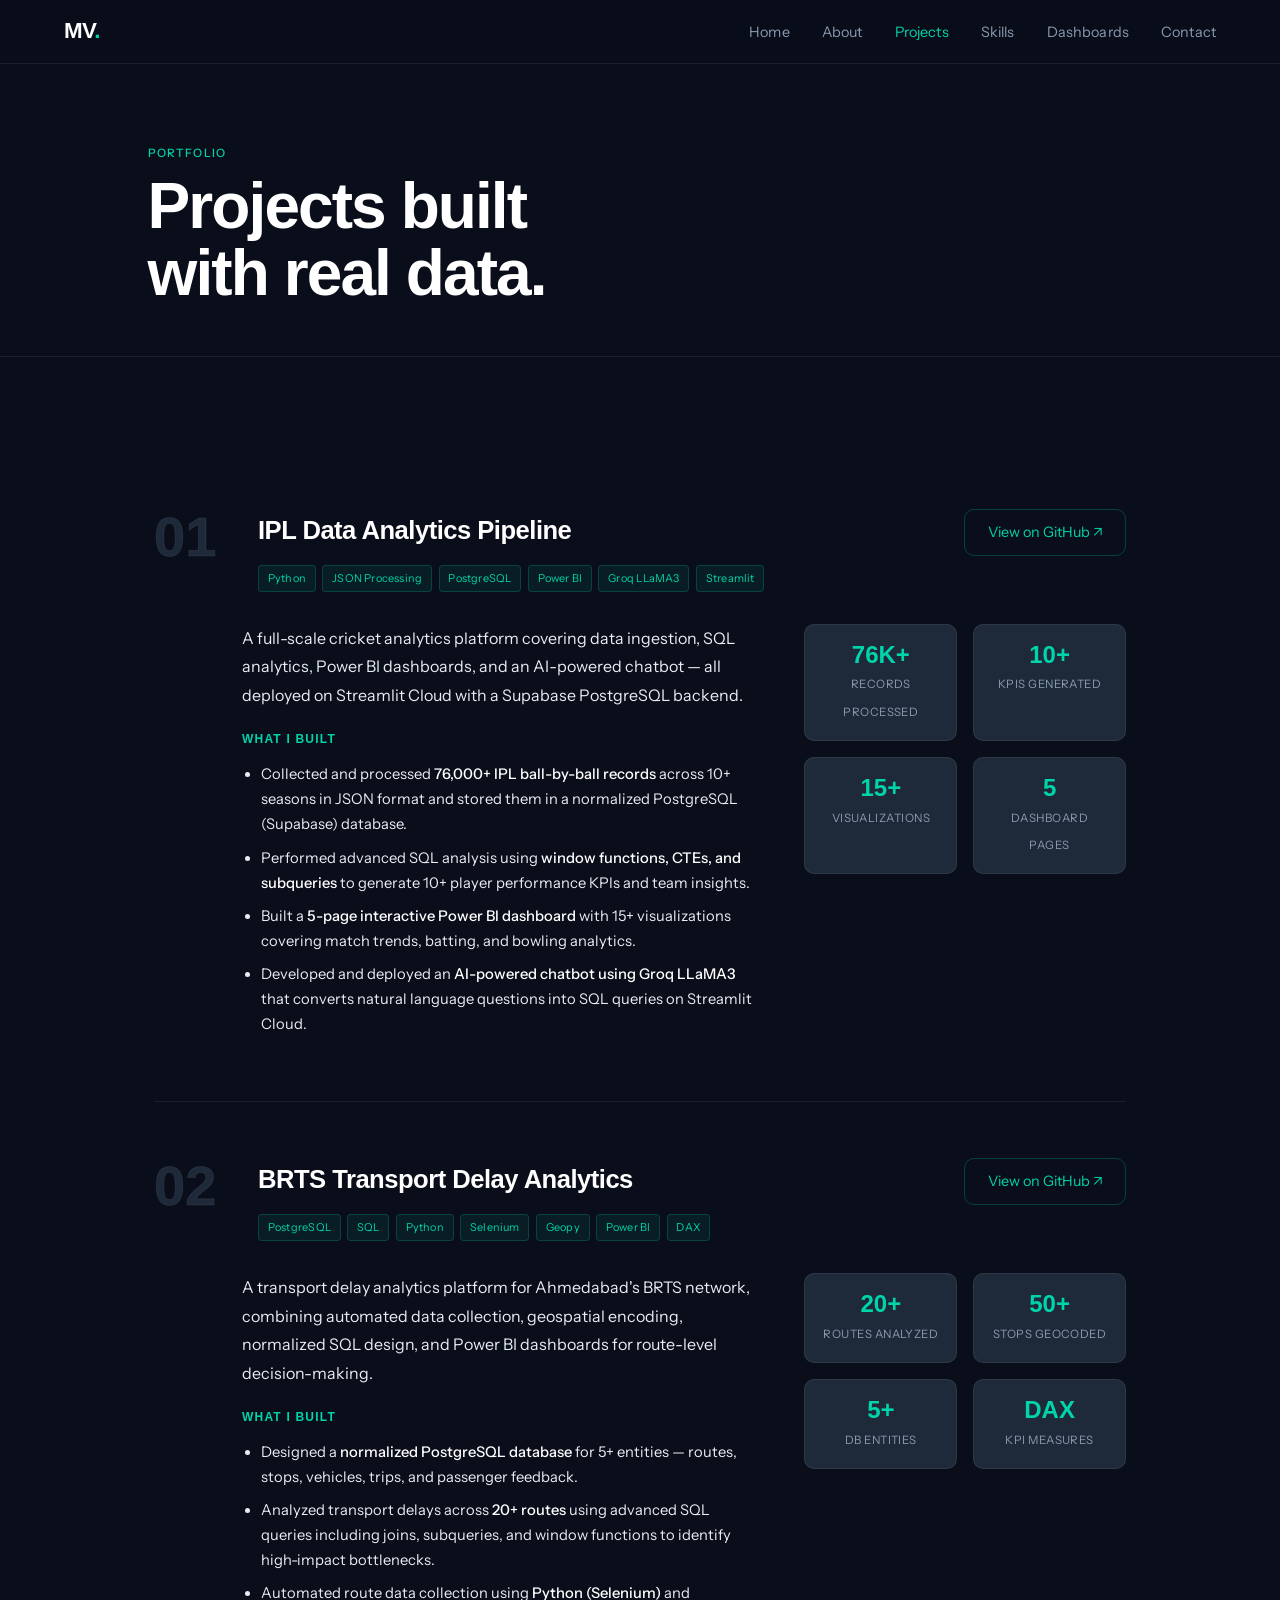
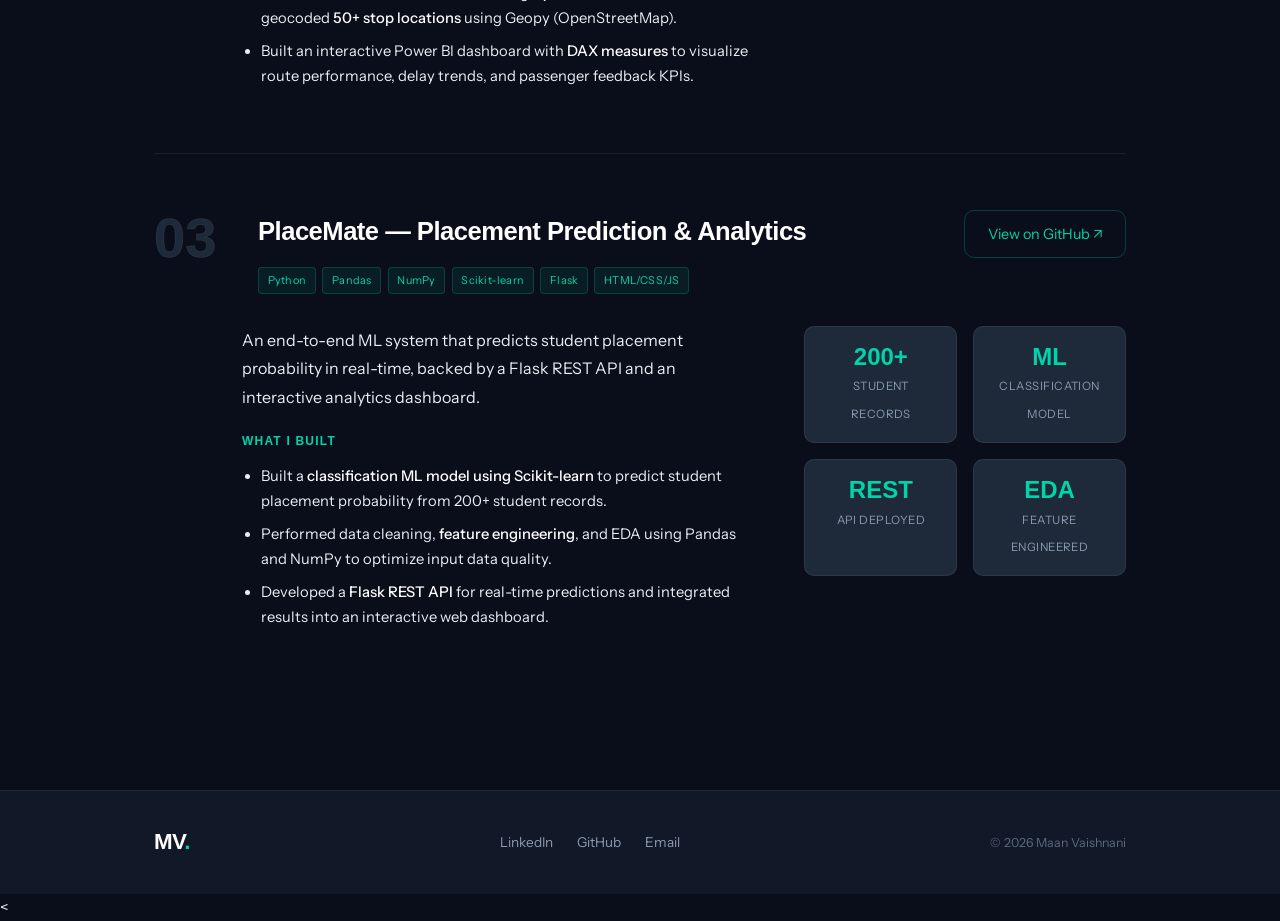
<file: projects.html>
<!DOCTYPE html>
<html lang="en">
<head>
<meta charset="UTF-8">
<meta name="viewport" content="width=device-width, initial-scale=1.0">
<title>Projects | Maan Vaishnani</title>
<link rel="preconnect" href="https://fonts.googleapis.com">
<link href="https://fonts.googleapis.com/css2?family=Cabinet+Grotesk:wght@400;500;700;800&family=Instrument+Sans:ital,wght@0,400;0,500;1,400&display=swap" rel="stylesheet">
<link rel="stylesheet" href="style.css">
</head>
<body>

<nav class="nav">
  <a href="index.html" class="nav-logo">MV<span class="dot">.</span></a>
  <ul class="nav-links">
    <li><a href="index.html">Home</a></li>
    <li><a href="about.html">About</a></li>
    <li><a href="projects.html" class="active">Projects</a></li>
    <li><a href="skills.html">Skills</a></li>
    <li><a href="dashboards.html">Dashboards</a></li>
    <li><a href="contact.html">Contact</a></li>
  </ul>
  <button class="hamburger" onclick="toggleMenu()">&#9776;</button>
</nav>

<section class="page-hero">
  <div class="container">
    <span class="section-tag">Portfolio</span>
    <h1>Projects built<br>with real data.</h1>
  </div>
</section>

<section class="section">
  <div class="container">

    <!-- PROJECT 1 -->
    <div class="project-detail" id="ipl">
      <div class="pd-header">
        <div class="pd-num">01</div>
        <div class="pd-meta">
          <h2>IPL Data Analytics Pipeline</h2>
          <div class="project-tag-list">
            <span class="ptag">Python</span>
            <span class="ptag">JSON Processing</span>
            <span class="ptag">PostgreSQL</span>
            <span class="ptag">Power BI</span>
            <span class="ptag">Groq LLaMA3</span>
            <span class="ptag">Streamlit</span>
          </div>
        </div>
        <a href="https://github.com/1079maan/IPL_AI_ANALYST.git" target="_blank" class="btn-outline pd-link">View on GitHub ↗</a>
      </div>
      <div class="pd-body">
        <div class="pd-desc">
          <p>A full-scale cricket analytics platform covering data ingestion, SQL analytics, Power BI dashboards, and an AI-powered chatbot — all deployed on Streamlit Cloud with a Supabase PostgreSQL backend.</p>
          <h4>What I built</h4>
          <ul>
            <li>Collected and processed <strong>76,000+ IPL ball-by-ball records</strong> across 10+ seasons in JSON format and stored them in a normalized PostgreSQL (Supabase) database.</li>
            <li>Performed advanced SQL analysis using <strong>window functions, CTEs, and subqueries</strong> to generate 10+ player performance KPIs and team insights.</li>
            <li>Built a <strong>5-page interactive Power BI dashboard</strong> with 15+ visualizations covering match trends, batting, and bowling analytics.</li>
            <li>Developed and deployed an <strong>AI-powered chatbot using Groq LLaMA3</strong> that converts natural language questions into SQL queries on Streamlit Cloud.</li>
          </ul>
        </div>
        <div class="pd-stats">
          <div class="pd-stat"><span class="pds-num">76K+</span><span class="pds-label">Records processed</span></div>
          <div class="pd-stat"><span class="pds-num">10+</span><span class="pds-label">KPIs generated</span></div>
          <div class="pd-stat"><span class="pds-num">15+</span><span class="pds-label">Visualizations</span></div>
          <div class="pd-stat"><span class="pds-num">5</span><span class="pds-label">Dashboard pages</span></div>
        </div>
      </div>
    </div>

    <div class="project-divider"></div>

    <!-- PROJECT 2 -->
    <div class="project-detail" id="brts">
      <div class="pd-header">
        <div class="pd-num">02</div>
        <div class="pd-meta">
          <h2>BRTS Transport Delay Analytics</h2>
          <div class="project-tag-list">
            <span class="ptag">PostgreSQL</span>
            <span class="ptag">SQL</span>
            <span class="ptag">Python</span>
            <span class="ptag">Selenium</span>
            <span class="ptag">Geopy</span>
            <span class="ptag">Power BI</span>
            <span class="ptag">DAX</span>
          </div>
        </div>
        <a href="https://github.com/1079maan/BRTS_Transport_Analyst_Project" target="_blank" class="btn-outline pd-link">View on GitHub ↗</a>
      </div>
      <div class="pd-body">
        <div class="pd-desc">
          <p>A transport delay analytics platform for Ahmedabad's BRTS network, combining automated data collection, geospatial encoding, normalized SQL design, and Power BI dashboards for route-level decision-making.</p>
          <h4>What I built</h4>
          <ul>
            <li>Designed a <strong>normalized PostgreSQL database</strong> for 5+ entities — routes, stops, vehicles, trips, and passenger feedback.</li>
            <li>Analyzed transport delays across <strong>20+ routes</strong> using advanced SQL queries including joins, subqueries, and window functions to identify high-impact bottlenecks.</li>
            <li>Automated route data collection using <strong>Python (Selenium)</strong> and geocoded <strong>50+ stop locations</strong> using Geopy (OpenStreetMap).</li>
            <li>Built an interactive Power BI dashboard with <strong>DAX measures</strong> to visualize route performance, delay trends, and passenger feedback KPIs.</li>
          </ul>
        </div>
        <div class="pd-stats">
          <div class="pd-stat"><span class="pds-num">20+</span><span class="pds-label">Routes analyzed</span></div>
          <div class="pd-stat"><span class="pds-num">50+</span><span class="pds-label">Stops geocoded</span></div>
          <div class="pd-stat"><span class="pds-num">5+</span><span class="pds-label">DB entities</span></div>
          <div class="pd-stat"><span class="pds-num">DAX</span><span class="pds-label">KPI measures</span></div>
        </div>
      </div>
    </div>

    <div class="project-divider"></div>

    <!-- PROJECT 3 -->
    <div class="project-detail" id="placemate">
      <div class="pd-header">
        <div class="pd-num">03</div>
        <div class="pd-meta">
          <h2>PlaceMate — Placement Prediction & Analytics</h2>
          <div class="project-tag-list">
            <span class="ptag">Python</span>
            <span class="ptag">Pandas</span>
            <span class="ptag">NumPy</span>
            <span class="ptag">Scikit-learn</span>
            <span class="ptag">Flask</span>
            <span class="ptag">HTML/CSS/JS</span>
          </div>
        </div>
        <a href="https://github.com/1079maan/Student-Placement-Prediction-using-ML-model" target="_blank" class="btn-outline pd-link">View on GitHub ↗</a>
      </div>
      <div class="pd-body">
        <div class="pd-desc">
          <p>An end-to-end ML system that predicts student placement probability in real-time, backed by a Flask REST API and an interactive analytics dashboard.</p>
          <h4>What I built</h4>
          <ul>
            <li>Built a <strong>classification ML model using Scikit-learn</strong> to predict student placement probability from 200+ student records.</li>
            <li>Performed data cleaning, <strong>feature engineering</strong>, and EDA using Pandas and NumPy to optimize input data quality.</li>
            <li>Developed a <strong>Flask REST API</strong> for real-time predictions and integrated results into an interactive web dashboard.</li>
          </ul>
        </div>
        <div class="pd-stats">
          <div class="pd-stat"><span class="pds-num">200+</span><span class="pds-label">Student records</span></div>
          <div class="pd-stat"><span class="pds-num">ML</span><span class="pds-label">Classification model</span></div>
          <div class="pd-stat"><span class="pds-num">REST</span><span class="pds-label">API deployed</span></div>
          <div class="pd-stat"><span class="pds-num">EDA</span><span class="pds-label">Feature engineered</span></div>
        </div>
      </div>
    </div>

  </div>
</section>

<footer class="footer">
  <div class="container footer-inner">
    <span class="nav-logo">MV<span class="dot">.</span></span>
    <div class="footer-links">
      <a href="https://linkedin.com/in/maan-vaishnani" target="_blank">LinkedIn</a>
      <a href="https://github.com/MaanVaishnani" target="_blank">GitHub</a>
      <a href="mailto:maanvaishnani2004@gmail.com">Email</a>
    </div>
    <span class="footer-copy">© 2026 Maan Vaishnani</span>
  </div>
</footer>

<
</file>
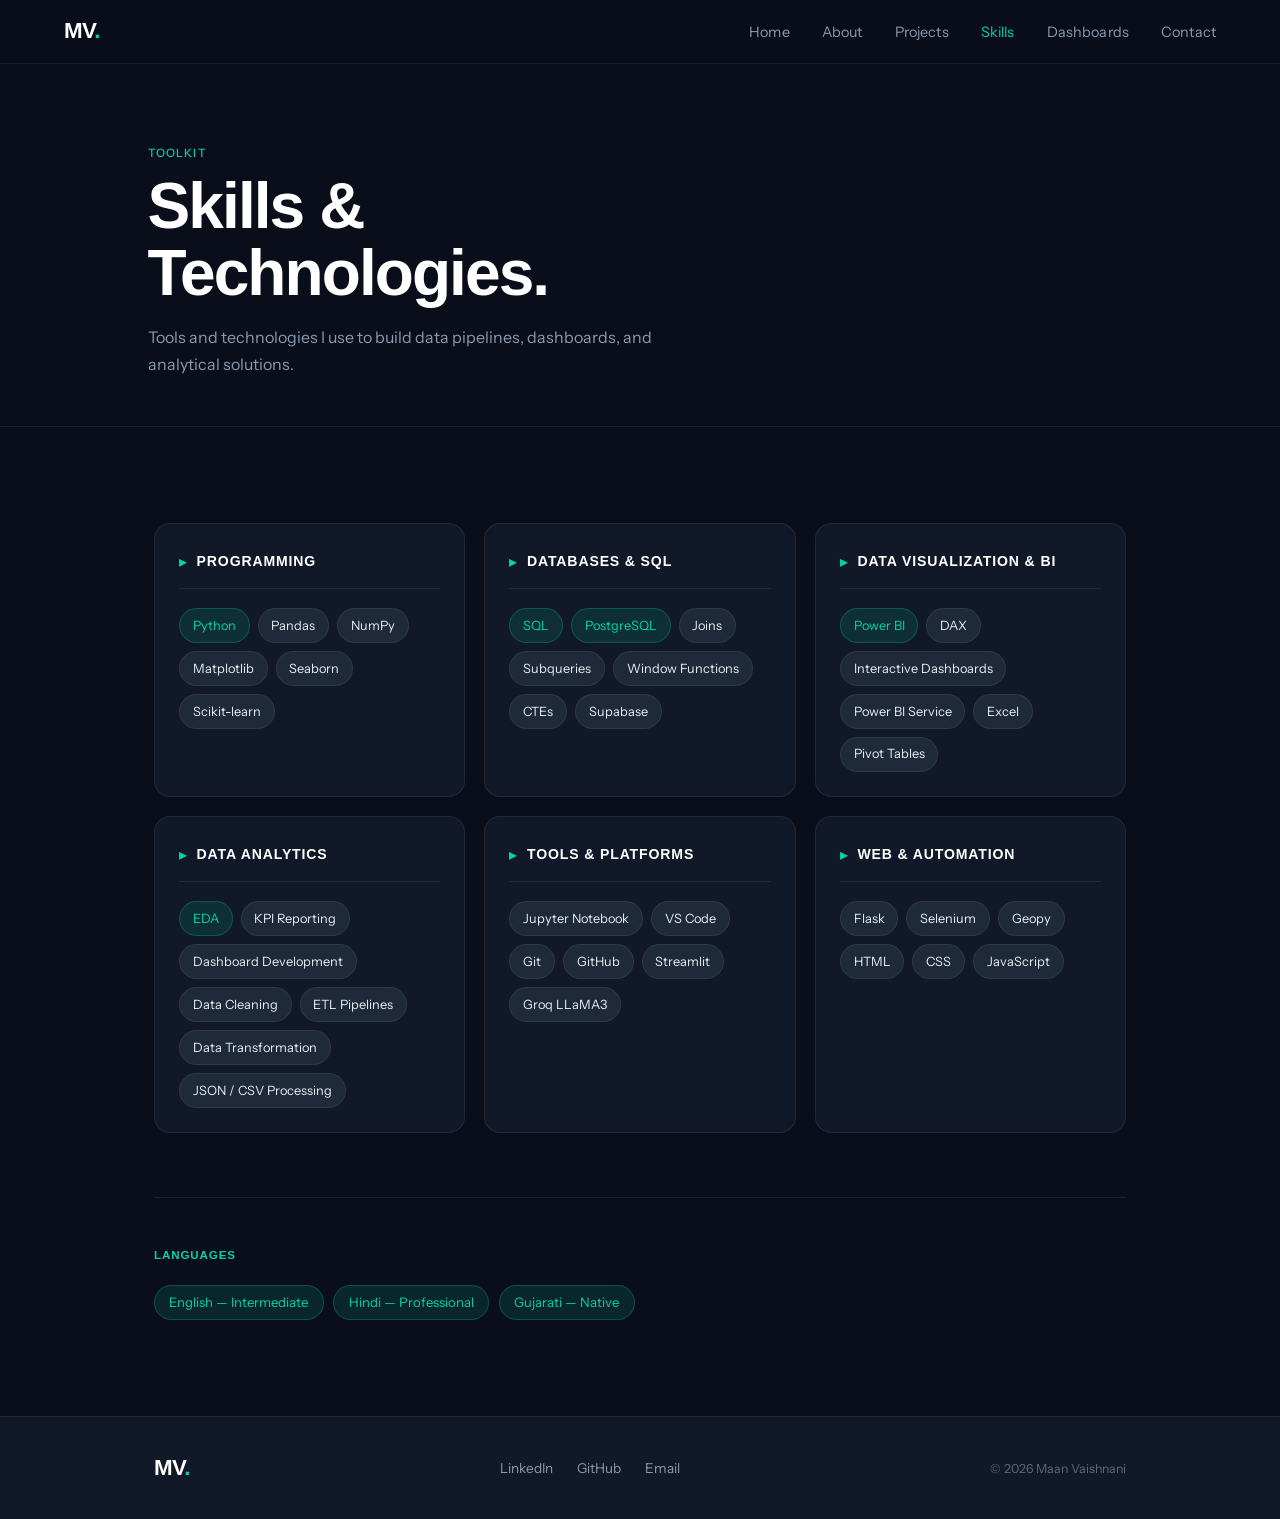
<file: skills.html>
<!DOCTYPE html>
<html lang="en">
<head>
<meta charset="UTF-8">
<meta name="viewport" content="width=device-width, initial-scale=1.0">
<title>Skills | Maan Vaishnani</title>
<link rel="preconnect" href="https://fonts.googleapis.com">
<link href="https://fonts.googleapis.com/css2?family=Cabinet+Grotesk:wght@400;500;700;800&family=Instrument+Sans:ital,wght@0,400;0,500;1,400&display=swap" rel="stylesheet">
<link rel="stylesheet" href="style.css">
</head>
<body>
<nav class="nav">
  <a href="index.html" class="nav-logo">MV<span class="dot">.</span></a>
  <ul class="nav-links">
    <li><a href="index.html">Home</a></li>
    <li><a href="about.html">About</a></li>
    <li><a href="projects.html">Projects</a></li>
    <li><a href="skills.html" class="active">Skills</a></li>
    <li><a href="dashboards.html">Dashboards</a></li>
    <li><a href="contact.html">Contact</a></li>
  </ul>
  <button class="hamburger" onclick="toggleMenu()">&#9776;</button>
</nav>
<section class="page-hero">
  <div class="container">
    <span class="section-tag">Toolkit</span>
    <h1>Skills &amp;<br>Technologies.</h1>
    <p class="page-hero-sub">Tools and technologies I use to build data pipelines, dashboards, and analytical solutions.</p>
  </div>
</section>
<section class="section">
  <div class="container">
    <div class="skills-grid">
      <div class="skill-category">
        <div class="sc-header"><span class="sc-icon">&#9656;</span><h3>Programming</h3></div>
        <div class="skill-items">
          <span class="skill-pill highlight">Python</span>
          <span class="skill-pill">Pandas</span><span class="skill-pill">NumPy</span>
          <span class="skill-pill">Matplotlib</span><span class="skill-pill">Seaborn</span>
          <span class="skill-pill">Scikit-learn</span>
        </div>
      </div>
      <div class="skill-category">
        <div class="sc-header"><span class="sc-icon">&#9656;</span><h3>Databases &amp; SQL</h3></div>
        <div class="skill-items">
          <span class="skill-pill highlight">SQL</span><span class="skill-pill highlight">PostgreSQL</span>
          <span class="skill-pill">Joins</span><span class="skill-pill">Subqueries</span>
          <span class="skill-pill">Window Functions</span><span class="skill-pill">CTEs</span>
          <span class="skill-pill">Supabase</span>
        </div>
      </div>
      <div class="skill-category">
        <div class="sc-header"><span class="sc-icon">&#9656;</span><h3>Data Visualization &amp; BI</h3></div>
        <div class="skill-items">
          <span class="skill-pill highlight">Power BI</span><span class="skill-pill">DAX</span>
          <span class="skill-pill">Interactive Dashboards</span><span class="skill-pill">Power BI Service</span>
          <span class="skill-pill">Excel</span><span class="skill-pill">Pivot Tables</span>
        </div>
      </div>
      <div class="skill-category">
        <div class="sc-header"><span class="sc-icon">&#9656;</span><h3>Data Analytics</h3></div>
        <div class="skill-items">
          <span class="skill-pill highlight">EDA</span><span class="skill-pill">KPI Reporting</span>
          <span class="skill-pill">Dashboard Development</span><span class="skill-pill">Data Cleaning</span>
          <span class="skill-pill">ETL Pipelines</span><span class="skill-pill">Data Transformation</span>
          <span class="skill-pill">JSON / CSV Processing</span>
        </div>
      </div>
      <div class="skill-category">
        <div class="sc-header"><span class="sc-icon">&#9656;</span><h3>Tools &amp; Platforms</h3></div>
        <div class="skill-items">
          <span class="skill-pill">Jupyter Notebook</span><span class="skill-pill">VS Code</span>
          <span class="skill-pill">Git</span><span class="skill-pill">GitHub</span>
          <span class="skill-pill">Streamlit</span><span class="skill-pill">Groq LLaMA3</span>
        </div>
      </div>
      <div class="skill-category">
        <div class="sc-header"><span class="sc-icon">&#9656;</span><h3>Web &amp; Automation</h3></div>
        <div class="skill-items">
          <span class="skill-pill">Flask</span><span class="skill-pill">Selenium</span>
          <span class="skill-pill">Geopy</span><span class="skill-pill">HTML</span>
          <span class="skill-pill">CSS</span><span class="skill-pill">JavaScript</span>
        </div>
      </div>
    </div>
    <div class="all-skills-section">
      <h3>Languages</h3>
      <div class="skills-cloud">
        <span class="sc-tag primary">English — Intermediate</span>
        <span class="sc-tag primary">Hindi — Professional</span>
        <span class="sc-tag primary">Gujarati — Native</span>
      </div>
    </div>
  </div>
</section>
<footer class="footer">
  <div class="container footer-inner">
    <span class="nav-logo">MV<span class="dot">.</span></span>
    <div class="footer-links">
      <a href="https://linkedin.com/in/maan-vaishnani" target="_blank">LinkedIn</a>
      <a href="https://github.com/MaanVaishnani" target="_blank">GitHub</a>
      <a href="mailto:maanvaishnani2004@gmail.com">Email</a>
    </div>
    <span class="footer-copy">© 2026 Maan Vaishnani</span>
  </div>
</footer>
<script src="script.js"></script>
</body>
</html>
</file>
<file: style.css>
/* ============================================================
   MAAN VAISHNANI — PORTFOLIO CSS
   Design: Editorial Data Analyst Theme
   Colors: Deep navy + slate + bright teal accent
   Fonts: Syne (display) + DM Sans (body)
   ============================================================ */

*, *::before, *::after { box-sizing: border-box; margin: 0; padding: 0; }

:root {
  --navy: #0a0e1a;
  --navy-mid: #111827;
  --navy-light: #1e2a3a;
  --slate: #2d3a4e;
  --teal: #00d4aa;
  --teal-dim: #00b899;
  --teal-glow: rgba(0, 212, 170, 0.12);
  --white: #ffffff;
  --off-white: #f0f4f8;
  --text-main: #e8edf3;
  --text-muted: #8a9ab0;
  --text-dim: #5a6a7e;
  --border: rgba(255,255,255,0.07);
  --border-teal: rgba(0,212,170,0.25);
  --radius: 10px;
  --radius-lg: 16px;
  --font-display: 'Cabinet Grotesk', sans-serif;
  --font-body: 'Instrument Sans', sans-serif;
}

html {
  scroll-behavior: smooth;
  overflow-x: hidden;
}

body {
  background: var(--navy);
  color: var(--text-main);
  font-family: var(--font-body);
  font-size: 16px;
  line-height: 1.7;
  -webkit-font-smoothing: antialiased;
  overflow-x: hidden;
  width: 100%;
}

a { text-decoration: none; color: inherit; }

/* ============================================================ NAV */
.nav {
  position: sticky;
  top: 0;
  z-index: 100;
  display: flex;
  align-items: center;
  justify-content: space-between;
  padding: 0 5%;
  height: 64px;
  background: rgba(10, 14, 26, 0.95);
  backdrop-filter: blur(12px);
  border-bottom: 1px solid var(--border);
}

.nav-logo {
  font-family: var(--font-display);
  font-size: 1.4rem;
  font-weight: 800;
  letter-spacing: -0.03em;
  color: var(--white);
}

.dot { color: var(--teal); }

.nav-links {
  display: flex;
  list-style: none;
  gap: 2rem;
}

.nav-links a {
  font-family: var(--font-body);
  font-size: 0.9rem;
  font-weight: 400;
  color: var(--text-muted);
  letter-spacing: 0.01em;
  transition: color 0.2s;
}

.nav-links a:hover,
.nav-links a.active {
  color: var(--teal);
}

.hamburger {
  display: none;
  background: none;
  border: none;
  color: var(--text-main);
  font-size: 1.4rem;
  cursor: pointer;
}

/* ============================================================ BUTTONS */
.btn-primary {
  display: inline-block;
  background: var(--teal);
  color: var(--navy);
  font-family: var(--font-body);
  font-size: 0.9rem;
  font-weight: 500;
  padding: 0.7rem 1.5rem;
  border-radius: var(--radius);
  border: none;
  cursor: pointer;
  transition: background 0.2s, transform 0.15s;
}

.btn-primary:hover { background: var(--teal-dim); transform: translateY(-1px); }

.btn-outline {
  display: inline-block;
  background: transparent;
  color: var(--teal);
  font-family: var(--font-body);
  font-size: 0.9rem;
  font-weight: 400;
  padding: 0.65rem 1.4rem;
  border-radius: var(--radius);
  border: 1px solid var(--border-teal);
  cursor: pointer;
  transition: background 0.2s, transform 0.15s;
}

.btn-outline:hover { background: var(--teal-glow); transform: translateY(-1px); }

/* ============================================================ HERO */
.hero {
  position: relative;
  min-height: 92vh;
  display: flex;
  align-items: center;
  gap: 4rem;
  padding: 6rem 5% 4rem;
  overflow: hidden;
}

.hero-bg-grid {
  position: absolute;
  inset: 0;
  background-image:
    linear-gradient(rgba(0,212,170,0.03) 1px, transparent 1px),
    linear-gradient(90deg, rgba(0,212,170,0.03) 1px, transparent 1px);
  background-size: 48px 48px;
  pointer-events: none;
}

.hero-content { flex: 1.2; max-width: 600px; }

.hero-tag {
  display: inline-block;
  font-size: 0.78rem;
  font-weight: 400;
  letter-spacing: 0.06em;
  text-transform: uppercase;
  color: var(--teal);
  background: var(--teal-glow);
  border: 1px solid var(--border-teal);
  padding: 0.3rem 0.9rem;
  border-radius: 100px;
  margin-bottom: 1.8rem;
}

.hero-name {
  font-family: var(--font-display);
  font-size: clamp(3.5rem, 7vw, 6rem);
  font-weight: 800;
  line-height: 0.95;
  letter-spacing: -0.03em;
  color: var(--white);
  margin-bottom: 1.2rem;
}

.outline-text {
  -webkit-text-stroke: 2px var(--teal);
  color: transparent;
}

.hero-role {
  font-size: 1rem;
  color: var(--text-muted);
  margin-bottom: 1.2rem;
  letter-spacing: 0.01em;
}

.sep { color: var(--teal); margin: 0 0.4rem; }

.hero-desc {
  font-size: 1.05rem;
  color: var(--text-main);
  max-width: 480px;
  margin-bottom: 2rem;
  line-height: 1.75;
}

.hero-desc strong { color: var(--teal); font-weight: 500; }

.hero-cta { display: flex; gap: 1rem; flex-wrap: wrap; margin-bottom: 3rem; }

.hero-stats {
  display: flex;
  align-items: center;
  gap: 1.5rem;
  flex-wrap: wrap;
}

.stat { text-align: left; }
.stat-num {
  display: block;
  font-family: var(--font-display);
  font-size: 1.6rem;
  font-weight: 700;
  color: var(--white);
  line-height: 1.1;
}
.stat-label {
  font-size: 0.75rem;
  color: var(--text-muted);
  text-transform: uppercase;
  letter-spacing: 0.04em;
}
.stat-div { width: 1px; height: 36px; background: var(--border); }

/* HERO VISUAL */
.hero-visual {
  flex: 1;
  display: flex;
  flex-direction: column;
  gap: 1rem;
  max-width: 320px;
  
}

.data-card {
  background: var(--navy-mid);
  border: 1px solid var(--border);
  border-radius: var(--radius-lg);
  padding: 1.2rem 1.4rem;
  transition: border-color 0.3s, transform 0.3s;
  animation: floatCard 4s ease-in-out infinite;
}

.data-card:hover { border-color: var(--border-teal); transform: translateX(4px); }
.card-1 { animation-delay: 0s; }
.card-2 { animation-delay: 1.3s; }
.card-3 { animation-delay: 2.6s; }

@keyframes floatCard {
  0%, 100% { transform: translateY(0); }
  50% { transform: translateY(-6px); }
}

.dc-label { font-size: 0.72rem; text-transform: uppercase; letter-spacing: 0.06em; color: var(--teal); margin-bottom: 0.4rem; }
.dc-value { font-family: var(--font-display); font-size: 1.8rem; font-weight: 700; color: var(--white); line-height: 1.1; }
.dc-sub { font-size: 0.8rem; color: var(--text-muted); margin: 0.25rem 0 0.8rem; }
.dc-bar { height: 4px; background: var(--navy-light); border-radius: 2px; overflow: hidden; }
.dc-fill { height: 100%; background: var(--teal); border-radius: 2px; transition: width 1.5s ease; }

/* ============================================================ TICKER */
.ticker-wrap {
  overflow: hidden;
  border-top: 1px solid var(--border);
  border-bottom: 1px solid var(--border);
  padding: 0.9rem 0;
  background: var(--navy-mid);
}

.ticker {
  display: flex;
  gap: 2.5rem;
  animation: ticker 30s linear infinite;
  white-space: nowrap;
  width: max-content;
}

.ticker span {
  font-size: 0.82rem;
  font-weight: 400;
  letter-spacing: 0.04em;
  color: var(--text-muted);
  text-transform: uppercase;
}

.t-dot { color: var(--teal) !important; }

@keyframes ticker {
  0% { transform: translateX(0); }
  100% { transform: translateX(-50%); }
}

/* ============================================================ SECTIONS */
.section { padding: 6rem 0; }
.section-alt { background: var(--navy-mid); }

.container { max-width: 1100px; margin: 0 auto; padding: 0 5%; }

.section-header {
  display: flex;
  align-items: baseline;
  gap: 1.2rem;
  margin-bottom: 3rem;
  flex-wrap: wrap;
}

.section-header h2 {
  font-family: var(--font-display);
  font-size: 2rem;
  font-weight: 700;
  color: var(--white);
  letter-spacing: -0.02em;
}

.section-tag {
  font-size: 0.72rem;
  font-weight: 500;
  letter-spacing: 0.1em;
  text-transform: uppercase;
  color: var(--teal);
  display: block;
  margin-bottom: 0.6rem;
}

.see-all {
  margin-left: auto;
  font-size: 0.85rem;
  color: var(--teal);
  transition: opacity 0.2s;
}
.see-all:hover { opacity: 0.7; }

/* ============================================================ PROJECTS GRID */
.projects-grid {
  display: grid;
  grid-template-columns: repeat(3, 1fr);
  gap: 1.2rem;
}

.project-card {
  background: var(--navy-mid);
  border: 1px solid var(--border);
  border-radius: var(--radius-lg);
  padding: 1.8rem;
  transition: border-color 0.25s, transform 0.25s;
  display: flex;
  flex-direction: column;
  gap: 0.8rem;
  cursor: pointer;
  position: relative;
}

.project-card:hover { border-color: var(--border-teal); transform: translateY(-4px); }
.project-card.featured { border-color: rgba(0,212,170,0.3); background: linear-gradient(135deg, var(--navy-mid), rgba(0,212,170,0.04)); }

.project-num {
  font-family: var(--font-display);
  font-size: 0.7rem;
  font-weight: 700;
  letter-spacing: 0.1em;
  color: var(--teal);
}

.project-tag-list { display: flex; flex-wrap: wrap; gap: 0.4rem; }
.ptag {
  font-size: 0.68rem;
  background: rgba(0,212,170,0.08);
  color: var(--teal);
  border: 1px solid rgba(0,212,170,0.2);
  padding: 0.2rem 0.55rem;
  border-radius: 4px;
  letter-spacing: 0.02em;
}

.project-card h3 {
  font-family: var(--font-display);
  font-size: 1.05rem;
  font-weight: 600;
  color: var(--white);
  line-height: 1.3;
}

.project-card p {
  font-size: 0.88rem;
  color: var(--text-muted);
  line-height: 1.6;
  flex: 1;
}

.project-metrics {
  display: flex;
  gap: 1rem;
  flex-wrap: wrap;
  padding-top: 0.5rem;
  border-top: 1px solid var(--border);
}

.project-metrics span { font-size: 0.8rem; color: var(--text-muted); }
.project-metrics strong { color: var(--teal); }

.project-arrow {
  position: absolute;
  bottom: 1.5rem;
  right: 1.5rem;
  color: var(--text-dim);
  font-size: 1rem;
  transition: color 0.2s, transform 0.2s;
}

.project-card:hover .project-arrow { color: var(--teal); transform: translateX(3px); }

/* ============================================================ ABOUT SPLIT */
.about-split {
  display: grid;
  grid-template-columns: 1fr 1.6fr;
  gap: 5rem;
  align-items: start;
}

.about-left h2 {
  font-family: var(--font-display);
  font-size: clamp(1.8rem, 3vw, 2.8rem);
  font-weight: 700;
  color: var(--white);
  line-height: 1.15;
  letter-spacing: -0.02em;
}

.about-right p {
  font-size: 1rem;
  color: var(--text-main);
  line-height: 1.8;
  margin-bottom: 1.2rem;
}

.edu-chips { display: flex; flex-direction: column; gap: 0.8rem; margin-top: 1.5rem; }
.edu-chip {
  display: flex;
  align-items: flex-start;
  gap: 0.8rem;
  background: var(--navy-light);
  border: 1px solid var(--border);
  border-radius: var(--radius);
  padding: 0.9rem 1.1rem;
}
.edu-icon { font-size: 1rem; }
.edu-chip strong { font-size: 0.9rem; color: var(--white); }
.edu-chip small { font-size: 0.78rem; color: var(--text-muted); }

/* ============================================================ PAGE HERO */
.page-hero {
  padding: 5rem 5% 3rem;
  border-bottom: 1px solid var(--border);
}

.page-hero h1 {
  font-family: var(--font-display);
  font-size: clamp(2.5rem, 5vw, 4.5rem);
  font-weight: 800;
  color: var(--white);
  letter-spacing: -0.03em;
  line-height: 1.05;
  margin-top: 0.5rem;
}

/* ============================================================ ABOUT PAGE */
.about-page-grid {
  display: grid;
  grid-template-columns: 1.5fr 1fr;
  gap: 4rem;
  align-items: start;
}

.about-bio h2 {
  font-family: var(--font-display);
  font-size: 1.8rem;
  font-weight: 700;
  color: var(--white);
  margin-bottom: 1.2rem;
  letter-spacing: -0.02em;
}

.about-bio p {
  color: var(--text-main);
  line-height: 1.8;
  margin-bottom: 1.1rem;
  font-size: 1rem;
}

.profile-links { display: flex; gap: 0.8rem; flex-wrap: wrap; margin-top: 1.8rem; }

.sidebar-card {
  background: var(--navy-light);
  border: 1px solid var(--border);
  border-radius: var(--radius-lg);
  padding: 1.4rem;
  margin-bottom: 1.2rem;
}

.sidebar-card h3 {
  font-family: var(--font-display);
  font-size: 0.9rem;
  font-weight: 600;
  color: var(--white);
  letter-spacing: 0.02em;
  margin-bottom: 1rem;
  text-transform: uppercase;
  font-size: 0.72rem;
  letter-spacing: 0.1em;
  color: var(--teal);
}

.facts-list { list-style: none; }
.facts-list li {
  display: flex;
  justify-content: space-between;
  align-items: flex-start;
  padding: 0.55rem 0;
  border-bottom: 1px solid var(--border);
  gap: 1rem;
  font-size: 0.85rem;
}
.facts-list li:last-child { border-bottom: none; }
.fact-label { color: var(--text-dim); min-width: 70px; }
.fact-val { color: var(--text-main); text-align: right; }
.available { color: var(--teal) !important; }

.number-grid {
  display: grid;
  grid-template-columns: 1fr 1fr;
  gap: 1rem;
}

.num-item { text-align: center; }
.num-big {
  display: block;
  font-family: var(--font-display);
  font-size: 1.6rem;
  font-weight: 700;
  color: var(--teal);
}
.num-label { font-size: 0.72rem; color: var(--text-muted); text-transform: uppercase; letter-spacing: 0.04em; }

/* ============================================================ TIMELINE */
.timeline { position: relative; padding-left: 2rem; margin-top: 2rem; }
.timeline::before {
  content: '';
  position: absolute;
  left: 0;
  top: 8px;
  bottom: 0;
  width: 1px;
  background: var(--border);
}

.tl-item {
  position: relative;
  padding-bottom: 3rem;
  padding-left: 1.5rem;
}
.tl-item:last-child { padding-bottom: 0; }

.tl-dot {
  position: absolute;
  left: -2.5rem;
  top: 6px;
  width: 10px;
  height: 10px;
  border-radius: 50%;
  background: var(--teal);
  border: 2px solid var(--navy);
  box-shadow: 0 0 0 3px var(--teal-glow);
}

.tl-date {
  font-size: 0.75rem;
  text-transform: uppercase;
  letter-spacing: 0.08em;
  color: var(--teal);
  margin-bottom: 0.5rem;
}

.tl-content h3 {
  font-family: var(--font-display);
  font-size: 1.15rem;
  font-weight: 600;
  color: var(--white);
  margin-bottom: 0.25rem;
}

.tl-place { font-size: 0.85rem; color: var(--text-muted); margin-bottom: 0.8rem; }

.tl-bullets { padding-left: 1.2rem; color: var(--text-main); font-size: 0.9rem; }
.tl-bullets li { margin-bottom: 0.3rem; line-height: 1.6; }

/* ============================================================ PROJECTS DETAIL */
.project-detail { padding: 3.5rem 0; }
.project-divider { height: 1px; background: var(--border); }

.pd-header {
  display: flex;
  align-items: flex-start;
  gap: 1.5rem;
  margin-bottom: 2rem;
  flex-wrap: wrap;
}

.pd-num {
  font-family: var(--font-display);
  font-size: 3.5rem;
  font-weight: 800;
  color: var(--navy-light);
  line-height: 1;
  min-width: 80px;
  -webkit-text-stroke: 1px var(--border);
}

.pd-meta { flex: 1; }
.pd-meta h2 {
  font-family: var(--font-display);
  font-size: 1.6rem;
  font-weight: 700;
  color: var(--white);
  letter-spacing: -0.02em;
  margin-bottom: 0.8rem;
}

.pd-link { align-self: flex-start; white-space: nowrap; }

.pd-body {
  display: grid;
  grid-template-columns: 1.6fr 1fr;
  gap: 3rem;
  padding-left: 5.5rem;
}

.pd-desc p { font-size: 1rem; color: var(--text-main); line-height: 1.8; margin-bottom: 1.2rem; }
.pd-desc h4 {
  font-family: var(--font-display);
  font-size: 0.75rem;
  font-weight: 600;
  text-transform: uppercase;
  letter-spacing: 0.1em;
  color: var(--teal);
  margin-bottom: 0.8rem;
}
.pd-desc ul { padding-left: 1.2rem; }
.pd-desc li { font-size: 0.92rem; color: var(--text-main); line-height: 1.7; margin-bottom: 0.5rem; }
.pd-desc strong { color: var(--white); font-weight: 500; }

.pd-stats {
  display: grid;
  grid-template-columns: 1fr 1fr;
  gap: 1rem;
  align-content: start;
}

.pd-stat {
  background: var(--navy-light);
  border: 1px solid var(--border);
  border-radius: var(--radius);
  padding: 1rem;
  text-align: center;
}

.pds-num {
  display: block;
  font-family: var(--font-display);
  font-size: 1.5rem;
  font-weight: 700;
  color: var(--teal);
  line-height: 1.2;
}

.pds-label { font-size: 0.72rem; color: var(--text-muted); text-transform: uppercase; letter-spacing: 0.04em; }

/* ============================================================ SKILLS PAGE */
.skills-grid {
  display: grid;
  grid-template-columns: repeat(3, 1fr);
  gap: 1.2rem;
  margin-bottom: 4rem;
}

.skill-category {
  background: var(--navy-mid);
  border: 1px solid var(--border);
  border-radius: var(--radius-lg);
  padding: 1.5rem;
  transition: border-color 0.25s;
}
.skill-category:hover { border-color: var(--border-teal); }

.sc-header {
  display: flex;
  align-items: center;
  gap: 0.6rem;
  margin-bottom: 1.2rem;
  padding-bottom: 0.8rem;
  border-bottom: 1px solid var(--border);
}

.sc-icon { color: var(--teal); font-size: 1rem; }

.sc-header h3 {
  font-family: var(--font-display);
  font-size: 0.88rem;
  font-weight: 700;
  color: var(--white);
  text-transform: uppercase;
  letter-spacing: 0.06em;
}

.skill-items { display: flex; flex-wrap: wrap; gap: 0.5rem; }

.skill-pill {
  font-size: 0.8rem;
  background: var(--navy-light);
  color: var(--text-main);
  border: 1px solid var(--border);
  padding: 0.35rem 0.8rem;
  border-radius: 100px;
  transition: border-color 0.2s, color 0.2s, background 0.2s;
  cursor: default;
}

.skill-pill:hover {
  border-color: var(--border-teal);
  color: var(--teal);
  background: var(--teal-glow);
}

.skill-pill.highlight {
  background: var(--teal-glow);
  color: var(--teal);
  border-color: var(--border-teal);
}

.all-skills-section { border-top: 1px solid var(--border); padding-top: 3rem; }
.all-skills-section h3 {
  font-family: var(--font-display);
  font-size: 1rem;
  color: var(--white);
  margin-bottom: 1.2rem;
  text-transform: uppercase;
  letter-spacing: 0.08em;
  font-size: 0.72rem;
  color: var(--teal);
}

.skills-cloud { display: flex; flex-wrap: wrap; gap: 0.6rem; }
.sc-tag {
  font-size: 0.82rem;
  background: var(--navy-mid);
  color: var(--text-muted);
  border: 1px solid var(--border);
  padding: 0.35rem 0.9rem;
  border-radius: 100px;
  transition: border-color 0.2s, color 0.2s;
}
.sc-tag:hover { border-color: var(--border-teal); color: var(--teal); }
.sc-tag.primary {
  background: var(--teal-glow);
  color: var(--teal);
  border-color: var(--border-teal);
}

/* ============================================================ CONTACT */
.contact-layout {
  display: grid;
  grid-template-columns: 1fr 1fr;
  gap: 5rem;
  align-items: start;
}

.contact-intro {
  font-size: 1.05rem;
  color: var(--text-main);
  line-height: 1.8;
  margin-bottom: 2rem;
}

.contact-cards { display: flex; flex-direction: column; gap: 0.8rem; margin-bottom: 2rem; }

.contact-card {
  display: flex;
  align-items: center;
  gap: 1rem;
  background: var(--navy-mid);
  border: 1px solid var(--border);
  border-radius: var(--radius);
  padding: 1rem 1.2rem;
  transition: border-color 0.2s, transform 0.2s;
}
.contact-card:hover { border-color: var(--border-teal); transform: translateX(4px); }

.cc-icon {
  width: 38px;
  height: 38px;
  border-radius: 8px;
  background: var(--teal-glow);
  border: 1px solid var(--border-teal);
  display: flex;
  align-items: center;
  justify-content: center;
  font-size: 1rem;
  color: var(--teal);
  flex-shrink: 0;
  font-weight: 700;
  font-size: 0.85rem;
}

.cc-label { font-size: 0.72rem; text-transform: uppercase; letter-spacing: 0.06em; color: var(--text-muted); margin-bottom: 0.1rem; }
.cc-val { font-size: 0.88rem; color: var(--text-main); }

.location-tag {
  font-size: 0.85rem;
  color: var(--text-muted);
  background: var(--navy-light);
  border: 1px solid var(--border);
  padding: 0.6rem 1rem;
  border-radius: 100px;
  display: inline-block;
}

.contact-form-wrap {
  background: var(--navy-mid);
  border: 1px solid var(--border);
  border-radius: var(--radius-lg);
  padding: 2rem;
}

.contact-form-wrap h3 {
  font-family: var(--font-display);
  font-size: 1.2rem;
  font-weight: 600;
  color: var(--white);
  margin-bottom: 0.5rem;
}

.form-group { margin-bottom: 1.1rem; }
.form-group label { display: block; font-size: 0.8rem; color: var(--text-muted); margin-bottom: 0.4rem; text-transform: uppercase; letter-spacing: 0.05em; }
.form-group input,
.form-group textarea {
  width: 100%;
  background: var(--navy-light);
  border: 1px solid var(--border);
  border-radius: var(--radius);
  color: var(--text-main);
  font-family: var(--font-body);
  font-size: 0.9rem;
  padding: 0.7rem 1rem;
  outline: none;
  transition: border-color 0.2s;
  resize: vertical;
}
.form-group input:focus,
.form-group textarea:focus { border-color: var(--border-teal); }

/* ============================================================ FOOTER */
.footer {
  background: var(--navy-mid);
  border-top: 1px solid var(--border);
  padding: 2rem 0;
}

.footer-inner {
  display: flex;
  align-items: center;
  justify-content: space-between;
  flex-wrap: wrap;
  gap: 1rem;
}

.footer-links { display: flex; gap: 1.5rem; }
.footer-links a { font-size: 0.85rem; color: var(--text-muted); transition: color 0.2s; }
.footer-links a:hover { color: var(--teal); }

.footer-copy { font-size: 0.78rem; color: var(--text-dim); }

/* ============================================================ MOBILE MENU */
.mobile-menu {
  display: none;
  flex-direction: column;
  background: var(--navy-mid);
  border-bottom: 1px solid var(--border);
  padding: 1rem 5%;
}
.mobile-menu.open { display: flex; }
.mobile-menu a {
  padding: 0.8rem 0;
  font-size: 1rem;
  color: var(--text-muted);
  border-bottom: 1px solid var(--border);
}
.mobile-menu a:last-child { border-bottom: none; }
.mobile-menu a:hover { color: var(--teal); }

/* ============================================================
   RESPONSIVE — TABLET (max 1024px)
   ============================================================ */
@media (max-width: 1024px) {
  .hero { gap: 2.5rem; padding: 4rem 5% 3rem; }
  .hero-visual { max-width: 280px; }
  .projects-grid { grid-template-columns: repeat(2, 1fr); }
  .about-split { grid-template-columns: 1fr 1.2fr; gap: 3rem; }
  .pd-body { grid-template-columns: 1fr; padding-left: 4rem; }
  .pd-stats { grid-template-columns: repeat(4, 1fr); }
  .skills-grid { grid-template-columns: repeat(2, 1fr); }
  .db-grid { grid-template-columns: repeat(2, 1fr); }
  .contact-layout { gap: 3rem; }
  .about-page-grid { grid-template-columns: 1.2fr 1fr; gap: 3rem; }
  .nav-links { gap: 1.2rem; }
  .nav-links a { font-size: 0.82rem; }
}

/* ============================================================
   RESPONSIVE — SMALL TABLET / LARGE MOBILE (max 900px)
   ============================================================ */
@media (max-width: 900px) {
  /* NAV */
  .nav-links { display: none; }
  .hamburger { display: block; }

  /* HERO */
  .hero {
    flex-direction: column;
    min-height: auto;
    padding: 3rem 5% 3rem;
    gap: 2.5rem;
    align-items: flex-start;
  }
  .hero-content { max-width: 100%; }
  .hero-visual {
    width: 100%;
    max-width: 100%;
    flex-direction: row;
    overflow-x: auto;
    gap: 1rem;
    padding-bottom: 0.5rem;
  }
  .data-card { min-width: 220px; flex-shrink: 0; }
  .hero-stats { gap: 1rem; }
  .stat-div { display: none; }

  /* SECTIONS */
  .section { padding: 4rem 0; }

  /* PROJECTS */
  .projects-grid { grid-template-columns: 1fr; gap: 1rem; }
  .project-card { padding: 1.4rem; }

  /* ABOUT HOME */
  .about-split { grid-template-columns: 1fr; gap: 2rem; }

  /* ABOUT PAGE */
  .about-page-grid { grid-template-columns: 1fr; gap: 2rem; }

  /* PROJECTS DETAIL */
  .pd-header { flex-wrap: wrap; gap: 1rem; }
  .pd-num { font-size: 2.5rem; min-width: auto; }
  .pd-body { grid-template-columns: 1fr; padding-left: 0; gap: 2rem; }
  .pd-stats { grid-template-columns: repeat(2, 1fr); }
  .pd-link { width: 100%; text-align: center; }

  /* SKILLS */
  .skills-grid { grid-template-columns: repeat(2, 1fr); gap: 1rem; }

  /* DASHBOARDS */
  .db-grid { grid-template-columns: 1fr; gap: 1.5rem; }

  /* CONTACT */
  .contact-layout { grid-template-columns: 1fr; gap: 2.5rem; }

  /* TIMELINE */
  .timeline { padding-left: 1.5rem; }
  .tl-dot { left: -2rem; }
}

/* ============================================================
   RESPONSIVE — MOBILE (max 600px)
   ============================================================ */
@media (max-width: 600px) {
  /* GLOBAL */
  body { font-size: 15px; }
  .container { padding: 0 4%; }

  /* NAV */
  .nav { padding: 0 4%; height: 56px; }
  .nav-logo { font-size: 1.2rem; }

  /* PAGE HERO */
  .page-hero { padding: 3rem 4% 2rem; }
  .page-hero h1 { font-size: clamp(2rem, 8vw, 3rem); }
  .page-hero-sub { font-size: 0.9rem; }

  /* HERO */
  .hero { padding: 2.5rem 4% 2.5rem; gap: 2rem; }
  .hero-tag { font-size: 0.7rem; margin-bottom: 1.2rem; }
  .hero-name { font-size: clamp(2.6rem, 11vw, 3.5rem); margin-bottom: 1rem; }
  .outline-text { -webkit-text-stroke: 1.5px var(--teal); }
  .hero-role { font-size: 0.88rem; }
  .hero-desc { font-size: 0.95rem; margin-bottom: 1.5rem; }
  .hero-cta { gap: 0.75rem; margin-bottom: 2rem; }
  .btn-primary, .btn-outline { font-size: 0.85rem; padding: 0.6rem 1.2rem; }
  .hero-stats { gap: 1.2rem; }
  .stat-num { font-size: 1.3rem; }
  .stat-label { font-size: 0.68rem; }
  .hero-visual { gap: 0.75rem; }
  .data-card { min-width: 190px; padding: 1rem 1.1rem; }
  .dc-value { font-size: 1.5rem; }

  /* TICKER */
  .ticker span { font-size: 0.75rem; }

  /* SECTION HEADER */
  .section { padding: 3rem 0; }
  .section-header { margin-bottom: 2rem; }
  .section-header h2 { font-size: 1.6rem; }

  /* PROJECTS HOME */
  .project-card { padding: 1.2rem; gap: 0.6rem; }
  .project-card h3 { font-size: 0.98rem; }
  .project-card p { font-size: 0.83rem; }
  .project-metrics span { font-size: 0.75rem; }
  .ptag { font-size: 0.62rem; }

  /* ABOUT HOME */
  .about-left h2 { font-size: 1.8rem; }
  .about-right p { font-size: 0.92rem; }
  .edu-chip { padding: 0.7rem 0.9rem; gap: 0.6rem; }
  .edu-chip strong { font-size: 0.85rem; }

  /* ABOUT PAGE */
  .about-bio h2 { font-size: 1.5rem; }
  .about-bio p { font-size: 0.92rem; }
  .profile-links { flex-direction: column; gap: 0.6rem; }
  .profile-links a { text-align: center; }
  .sidebar-card { padding: 1.1rem; }
  .facts-list li { flex-direction: column; gap: 0.2rem; }
  .fact-val { text-align: left; }
  .number-grid { grid-template-columns: 1fr 1fr; gap: 0.8rem; }
  .num-big { font-size: 1.3rem; }

  /* TIMELINE */
  .tl-item { padding-left: 1rem; padding-bottom: 2rem; }
  .tl-content h3 { font-size: 1rem; }
  .tl-bullets { font-size: 0.85rem; }

  /* PROJECTS DETAIL */
  .pd-header { flex-direction: column; gap: 0.8rem; }
  .pd-num { font-size: 2rem; }
  .pd-meta h2 { font-size: 1.3rem; }
  .pd-desc p { font-size: 0.9rem; }
  .pd-desc li { font-size: 0.87rem; }
  .pd-stats { grid-template-columns: repeat(2, 1fr); gap: 0.8rem; }
  .pds-num { font-size: 1.2rem; }

  /* SKILLS */
  .skills-grid { grid-template-columns: 1fr; gap: 0.9rem; }
  .skill-category { padding: 1.1rem; }
  .skill-pill { font-size: 0.75rem; padding: 0.28rem 0.65rem; }

  /* DASHBOARDS */
  .db-preview-wrap { height: 200px; }
  .db-info { padding: 1.1rem 1.2rem; }
  .db-info h3 { font-size: 0.95rem; }
  .db-info p { font-size: 0.82rem; }

  /* CONTACT */
  .contact-intro { font-size: 0.95rem; }
  .contact-card { padding: 0.85rem 1rem; }
  .cc-val { font-size: 0.8rem; word-break: break-all; }
  .contact-form-wrap { padding: 1.3rem; }
  .contact-form-wrap h3 { font-size: 1.05rem; }

  /* FOOTER */
  .footer-inner { flex-direction: column; align-items: flex-start; gap: 0.8rem; }
  .footer-links { gap: 1rem; }
  .footer-links a { font-size: 0.8rem; }
}

/* ============================================================ PAGE HERO SUBTITLE */
.page-hero-sub {
  font-size: 1rem;
  color: var(--text-muted);
  max-width: 520px;
  margin-top: 1rem;
  line-height: 1.7;
}

/* ============================================================ DASHBOARDS */
.db-grid {
  display: grid;
  grid-template-columns: repeat(2, 1fr);
  gap: 2rem;
}

.db-card {
  background: var(--navy-mid);
  border: 1px solid var(--border);
  border-radius: var(--radius-lg);
  overflow: hidden;
  transition: border-color 0.25s, transform 0.25s;
}

.db-card:hover { border-color: var(--border-teal); transform: translateY(-4px); }

.db-preview-wrap {
  position: relative;
  width: 100%;
  height: 260px;
  background: var(--navy-light);
  overflow: hidden;
}

.db-iframe {
  width: 100%;
  height: 100%;
  border: none;
  pointer-events: none;
  transform: scale(1);
  transform-origin: top left;
}

.db-overlay {
  position: absolute;
  inset: 0;
  background: rgba(10, 14, 26, 0.55);
  display: flex;
  align-items: center;
  justify-content: center;
  cursor: pointer;
  opacity: 0;
  transition: opacity 0.25s;
}

.db-card:hover .db-overlay { opacity: 1; }

.db-open-btn {
  background: var(--teal);
  color: var(--navy);
  font-family: var(--font-display);
  font-size: 0.85rem;
  font-weight: 700;
  padding: 0.6rem 1.4rem;
  border-radius: var(--radius);
  letter-spacing: 0.02em;
}

.db-info { padding: 1.4rem 1.5rem; }

.db-badge {
  font-size: 0.68rem;
  font-weight: 700;
  letter-spacing: 0.1em;
  text-transform: uppercase;
  color: var(--teal);
  background: var(--teal-glow);
  border: 1px solid var(--border-teal);
  padding: 0.2rem 0.7rem;
  border-radius: 100px;
  display: inline-block;
  margin-bottom: 0.8rem;
}

.db-info h3 {
  font-family: var(--font-display);
  font-size: 1.05rem;
  font-weight: 700;
  color: var(--white);
  margin-bottom: 0.6rem;
  line-height: 1.3;
}

.db-info p {
  font-size: 0.88rem;
  color: var(--text-muted);
  line-height: 1.6;
  margin-bottom: 1rem;
}

.db-tags { display: flex; flex-wrap: wrap; gap: 0.4rem; margin-bottom: 1rem; }

.db-btn { font-size: 0.82rem; padding: 0.5rem 1.1rem; }

@media (max-width: 900px) {
  .db-grid { grid-template-columns: 1fr; }
}

/* ============================================================ ANIMATIONS */
.fade-in { opacity: 0; transform: translateY(20px); transition: opacity 0.6s ease, transform 0.6s ease; }
.fade-in.visible { opacity: 1; transform: translateY(0); }
</file>
